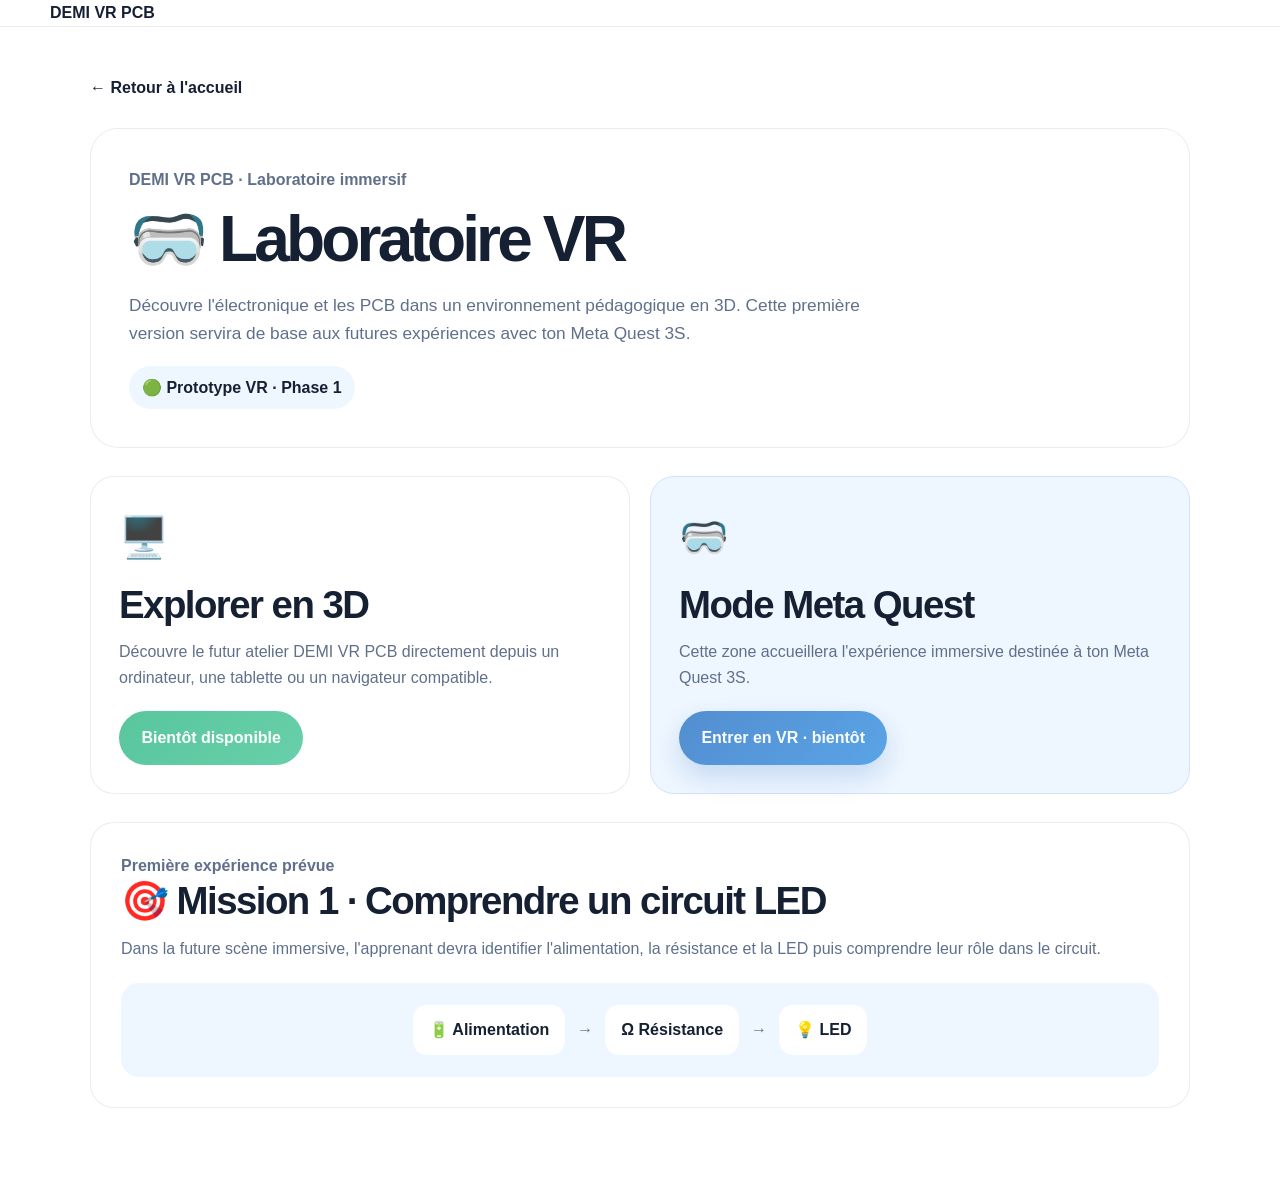
<file: vr/index.html>
<!DOCTYPE html>
<html lang="fr">
<head>
  <meta charset="UTF-8">
  <meta name="viewport" content="width=device-width, initial-scale=1.0">

  <title>Laboratoire VR | DEMI VR PCB</title>

  <meta
    name="description"
    content="Laboratoire VR pédagogique DEMI VR PCB - Calais & Marck.">

  <link rel="stylesheet" href="../style.css">

  <style>
    .vr-page {
      min-height: 100vh;
      padding: 48px 0 80px;
    }

    .vr-container {
      width: min(1100px, calc(100% - 32px));
      margin: 0 auto;
    }

    .vr-back {
      display: inline-block;
      margin-bottom: 28px;
      font-weight: 700;
    }

    .vr-hero {
      padding: 38px;
      border: 1px solid var(--line);
      border-radius: 28px;
      background: var(--white);
    }

    .vr-label {
      font-weight: 800;
      color: var(--muted);
    }

    .vr-hero h1 {
      margin: 10px 0 16px;
    }

    .vr-intro {
      max-width: 760px;
      font-size: 1.08rem;
    }

    .vr-status {
      display: inline-flex;
      align-items: center;
      gap: 8px;
      margin-top: 18px;
      padding: 9px 13px;
      border-radius: 999px;
      background: #eef6ff;
      font-weight: 700;
    }
      .vr-choices {
      display: grid;
      grid-template-columns: repeat(2, minmax(0, 1fr));
      gap: 20px;
      margin-top: 28px;
    }

    .vr-choice {
      padding: 28px;
      border: 1px solid var(--line);
      border-radius: 24px;
      background: var(--white);
    }

    .vr-choice-primary {
      background: #eef6ff;
      border-color: #cfe3ff;
    }

    .vr-icon {
      display: block;
      margin-bottom: 14px;
      font-size: 2.5rem;
    }

    .vr-choice h2 {
      margin: 0 0 12px;
    }

    .vr-choice p {
      margin-bottom: 20px;
      color: var(--muted);
    }

    .vr-choice button:disabled {
      cursor: not-allowed;
      opacity: 0.65;
    }

    .vr-mission {
      margin-top: 28px;
      padding: 30px;
      border: 1px solid var(--line);
      border-radius: 24px;
      background: var(--white);
    }

    .vr-circuit {
      display: flex;
      align-items: center;
      justify-content: center;
      flex-wrap: wrap;
      gap: 12px;
      margin-top: 22px;
      padding: 22px;
      border-radius: 18px;
      background: #eef6ff;
    }

    .vr-circuit span {
      padding: 12px 16px;
      border-radius: 14px;
      background: var(--white);
      font-weight: 800;
    }

    .vr-circuit strong {
      color: var(--muted);
    }

    @media (max-width: 700px) {
      .vr-choices {
        grid-template-columns: 1fr;
      }

      .vr-hero,
      .vr-choice,
      .vr-mission {
        padding: 22px;
      }
    }</style>
</head>

<body>

<header class="site-header">
  <div class="container">
    <a href="../index.html">
      <strong>DEMI VR PCB</strong>
    </a>
  </div>
</header>

<main class="vr-page">
  <div class="vr-container">

    <a class="vr-back" href="../index.html">
      ← Retour à l'accueil
    </a>

    <section class="vr-hero">

      <p class="vr-label">
        DEMI VR PCB · Laboratoire immersif
      </p>

      <h1>🥽 Laboratoire VR</h1>

      <p class="vr-intro">
        Découvre l'électronique et les PCB dans un environnement
        pédagogique en 3D. Cette première version servira de base
        aux futures expériences avec ton Meta Quest 3S.
      </p>

      <div class="vr-status">
        🟢 Prototype VR · Phase 1
      </div>

    </section>
    <section class="vr-choices">

      <div class="vr-choice">
        <span class="vr-icon">🖥️</span>

        <h2>Explorer en 3D</h2>

        <p>
          Découvre le futur atelier DEMI VR PCB directement
          depuis un ordinateur, une tablette ou un navigateur compatible.
        </p>

        <button class="btn btn-secondary" type="button" disabled>
          Bientôt disponible
        </button>
      </div>

      <div class="vr-choice vr-choice-primary">
        <span class="vr-icon">🥽</span>

        <h2>Mode Meta Quest</h2>

        <p>
          Cette zone accueillera l'expérience immersive destinée
          à ton Meta Quest 3S.
        </p>

        <button class="btn btn-primary" type="button" disabled>
          Entrer en VR · bientôt
        </button>
      </div>

    </section>

    <section class="vr-mission">
      <p class="vr-label">
        Première expérience prévue
      </p>

      <h2>🎯 Mission 1 · Comprendre un circuit LED</h2>

      <p>
        Dans la future scène immersive, l'apprenant devra identifier
        l'alimentation, la résistance et la LED puis comprendre
        leur rôle dans le circuit.
      </p>

      <div class="vr-circuit">
        <span>🔋 Alimentation</span>
        <strong>→</strong>
        <span>Ω Résistance</span>
        <strong>→</strong>
        <span>💡 LED</span>
      </div>
    </section>

  </div>
</main>

</body>
</html>
</file>
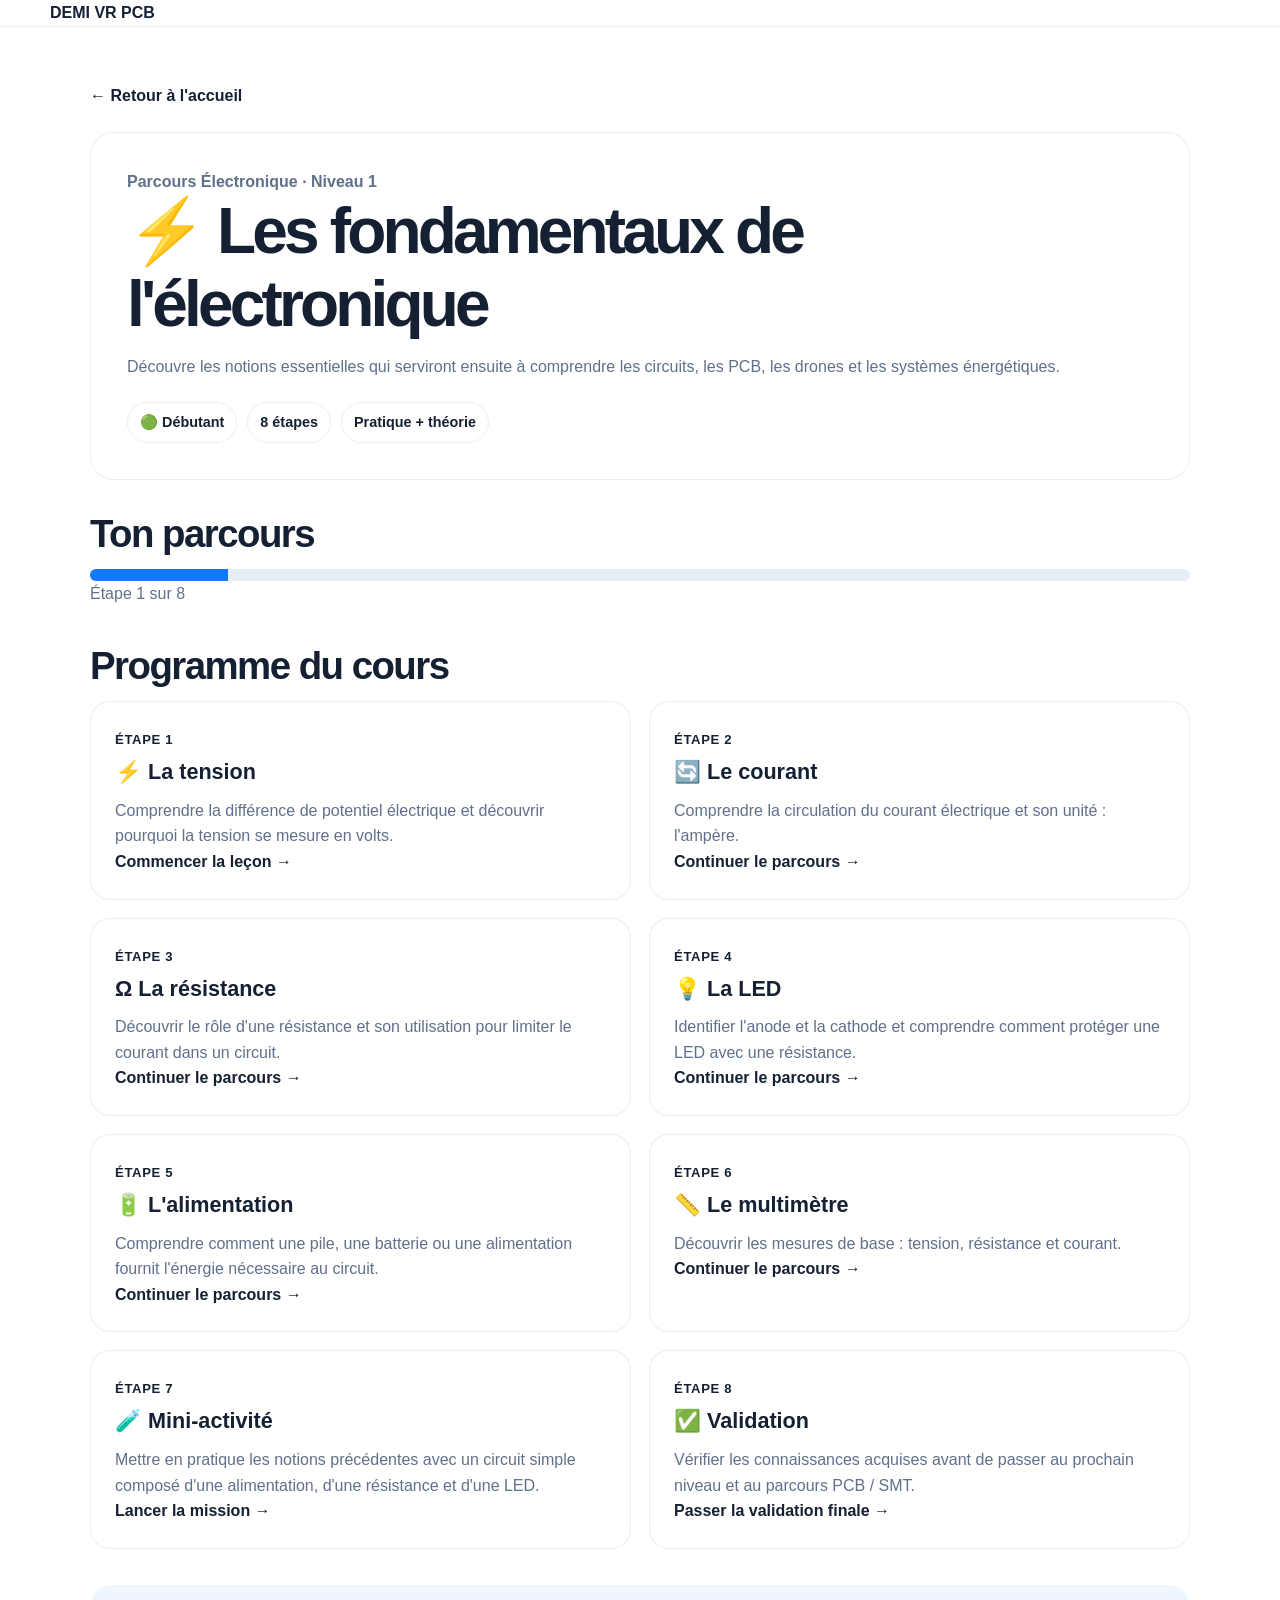
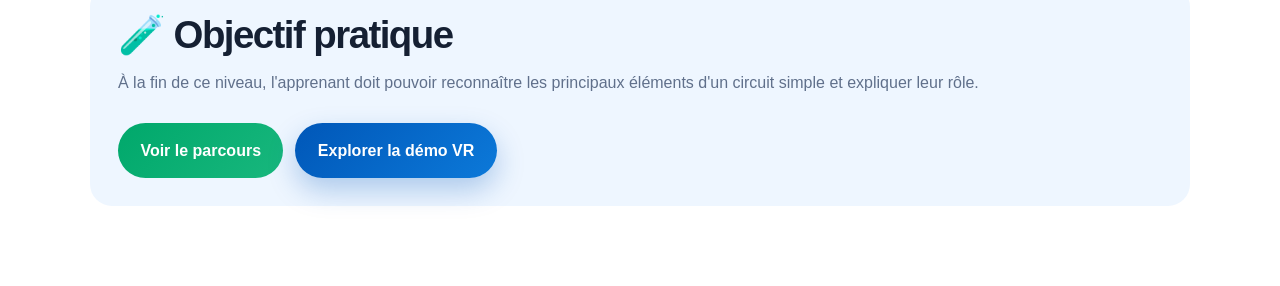
<file: cours/electronique/index.html>
<!DOCTYPE html>
<html lang="fr">
<head>
  <meta charset="UTF-8">
  <meta name="viewport" content="width=device-width, initial-scale=1.0">

  <title>Électronique - Niveau 1 | DEMI VR PCB</title>
  <meta name="description"
        content="Cours d'initiation à l'électronique de la plateforme pédagogique DEMI VR PCB - Calais & Marck.">

  <link rel="stylesheet" href="../../style.css">

  <style>
    .course-page {
      padding: 56px 0 80px;
    }

    .course-container {
      width: min(1100px, calc(100% - 32px));
      margin: 0 auto;
    }

    .course-back {
      display: inline-flex;
      margin-bottom: 24px;
      font-weight: 700;
    }

    .course-hero {
      padding: 36px;
      border: 1px solid var(--line);
      border-radius: 24px;
      background: var(--white);
      margin-bottom: 32px;
    }

    .course-hero h1 {
      margin-bottom: 12px;
    }

    .course-meta {
      display: flex;
      flex-wrap: wrap;
      gap: 10px;
      margin-top: 22px;
    }

    .course-badge {
      padding: 8px 12px;
      border-radius: 999px;
      border: 1px solid var(--line);
      font-size: 0.9rem;
      font-weight: 700;
    }

    .course-progress {
      margin: 28px 0 38px;
    }

    .progress-track {
      height: 12px;
      overflow: hidden;
      border-radius: 999px;
      background: #e8eef5;
    }

    .progress-value {
      width: 12.5%;
      height: 100%;
      background: #1479ff;
    }

    .lesson-grid {
      display: grid;
      grid-template-columns: repeat(2, minmax(0, 1fr));
      gap: 18px;
    }

    .lesson-card {
      padding: 24px;
      border: 1px solid var(--line);
      border-radius: 20px;
      background: var(--white);
    }

.lesson-card-link {
  display: block;
  color: inherit;
  text-decoration: none;
  transition: transform 0.2s ease, box-shadow 0.2s ease;
}

.lesson-card-link:hover,
.lesson-card-link:focus {
  transform: translateY(-3px);
  box-shadow: 0 12px 28px rgba(15, 31, 54, 0.10);
}

.lesson-card-link:focus {
  outline: 3px solid #1479ff;
  outline-offset: 3px;
}

    .lesson-number {
      display: inline-block;
      margin-bottom: 10px;
      font-size: 0.82rem;
      font-weight: 800;
      text-transform: uppercase;
      letter-spacing: 0.05em;
    }

    .experiment {
      margin-top: 36px;
      padding: 28px;
      border-radius: 22px;
      background: #eef6ff;
    }

    .course-actions {
      display: flex;
      flex-wrap: wrap;
      gap: 12px;
      margin-top: 28px;
    }

    @media (max-width: 700px) {
      .lesson-grid {
        grid-template-columns: 1fr;
      }

      .course-hero {
        padding: 24px;
      }
    }
  </style>
</head>

<body>

  <header class="site-header">
    <div class="container">
      <a href="../../index.html" aria-label="Retour à l'accueil DEMI VR PCB">
        <strong>DEMI VR PCB</strong>
      </a>
    </div>
  </header>

  <main class="course-page">
    <div class="course-container">

      <a class="course-back" href="../../index.html">
        ← Retour à l'accueil
      </a>

      <section class="course-hero">

        <p><strong>Parcours Électronique · Niveau 1</strong></p>

        <h1>⚡ Les fondamentaux de l'électronique</h1>

        <p>
          Découvre les notions essentielles qui serviront ensuite à comprendre
          les circuits, les PCB, les drones et les systèmes énergétiques.
        </p>

        <div class="course-meta">
          <span class="course-badge">🟢 Débutant</span>
          <span class="course-badge">8 étapes</span>
          <span class="course-badge">Pratique + théorie</span>
        </div>
      </section>

      <section class="course-progress">
        <h2>Ton parcours</h2>

        <div class="progress-track"
             role="progressbar"
             aria-valuemin="0"
             aria-valuemax="100"
             aria-valuenow="12">
          <div class="progress-value"></div>
        </div>

        <p>Étape 1 sur 8</p>
      </section>

      <section>
        <h2>Programme du cours</h2>

        <div class="lesson-grid">

<a href="lecons/01-tension.html"
   class="lesson-card lesson-card-link">
  <span class="lesson-number">Étape 1</span>
  <h3>⚡ La tension</h3>
  <p>
    Comprendre la différence de potentiel électrique et découvrir
    pourquoi la tension se mesure en volts.
  </p>
  <strong>Commencer la leçon →</strong>
</a>

          <a href="lecons/02-courant.html"
   class="lesson-card lesson-card-link">
  <span class="lesson-number">Étape 2</span>
  <h3>🔄 Le courant</h3>
  <p>
    Comprendre la circulation du courant électrique et son unité :
    l'ampère.
  </p>
  <strong>Continuer le parcours →</strong>
</a>

         <a href="lecons/03-resistance.html"
   class="lesson-card lesson-card-link">
  <span class="lesson-number">Étape 3</span>
  <h3>Ω La résistance</h3>
  <p>
    Découvrir le rôle d'une résistance et son utilisation pour
    limiter le courant dans un circuit.
  </p>
  <strong>Continuer le parcours →</strong>
</a>

         <a href="lecons/04-led.html"
   class="lesson-card lesson-card-link">
  <span class="lesson-number">Étape 4</span>
  <h3>💡 La LED</h3>
  <p>
    Identifier l'anode et la cathode et comprendre comment protéger
    une LED avec une résistance.
  </p>
  <strong>Continuer le parcours →</strong>
</a>

         <a href="lecons/05-alimentation.html"
   class="lesson-card lesson-card-link">
  <span class="lesson-number">Étape 5</span>
  <h3>🔋 L'alimentation</h3>
  <p>
    Comprendre comment une pile, une batterie ou une alimentation
    fournit l'énergie nécessaire au circuit.
  </p>
  <strong>Continuer le parcours →</strong>
</a>

         <a href="lecons/06-multimetre.html"
   class="lesson-card lesson-card-link">
  <span class="lesson-number">Étape 6</span>
  <h3>📏 Le multimètre</h3>
  <p>
    Découvrir les mesures de base : tension, résistance et
    courant.
  </p>
  <strong>Continuer le parcours →</strong>
</a>

          <a href="lecons/07-activite.html"
   class="lesson-card lesson-card-link">
  <span class="lesson-number">Étape 7</span>
  <h3>🧪 Mini-activité</h3>
  <p>
    Mettre en pratique les notions précédentes avec un circuit
    simple composé d'une alimentation, d'une résistance et
    d'une LED.
  </p>
  <strong>Lancer la mission →</strong>
</a>

          <a href="lecons/08-validation.html"
   class="lesson-card lesson-card-link">
  <span class="lesson-number">Étape 8</span>
  <h3>✅ Validation</h3>
  <p>
    Vérifier les connaissances acquises avant de passer au prochain
    niveau et au parcours PCB / SMT.
  </p>
  <strong>Passer la validation finale →</strong>
</a>

        </div>
      </section>

      <section class="experiment">
        <h2>🧪 Objectif pratique</h2>

        <p>
          À la fin de ce niveau, l'apprenant doit pouvoir reconnaître les
          principaux éléments d'un circuit simple et expliquer leur rôle.
        </p>

        <div class="course-actions">
          <a href="../../index.html#parcours" class="btn btn-secondary">
            Voir le parcours
          </a>

          <a href="../../index.html#demo" class="btn btn-primary">
            Explorer la démo VR
          </a>
        </div>
      </section>

    </div>
  </main>

</body>
</html>
</file>
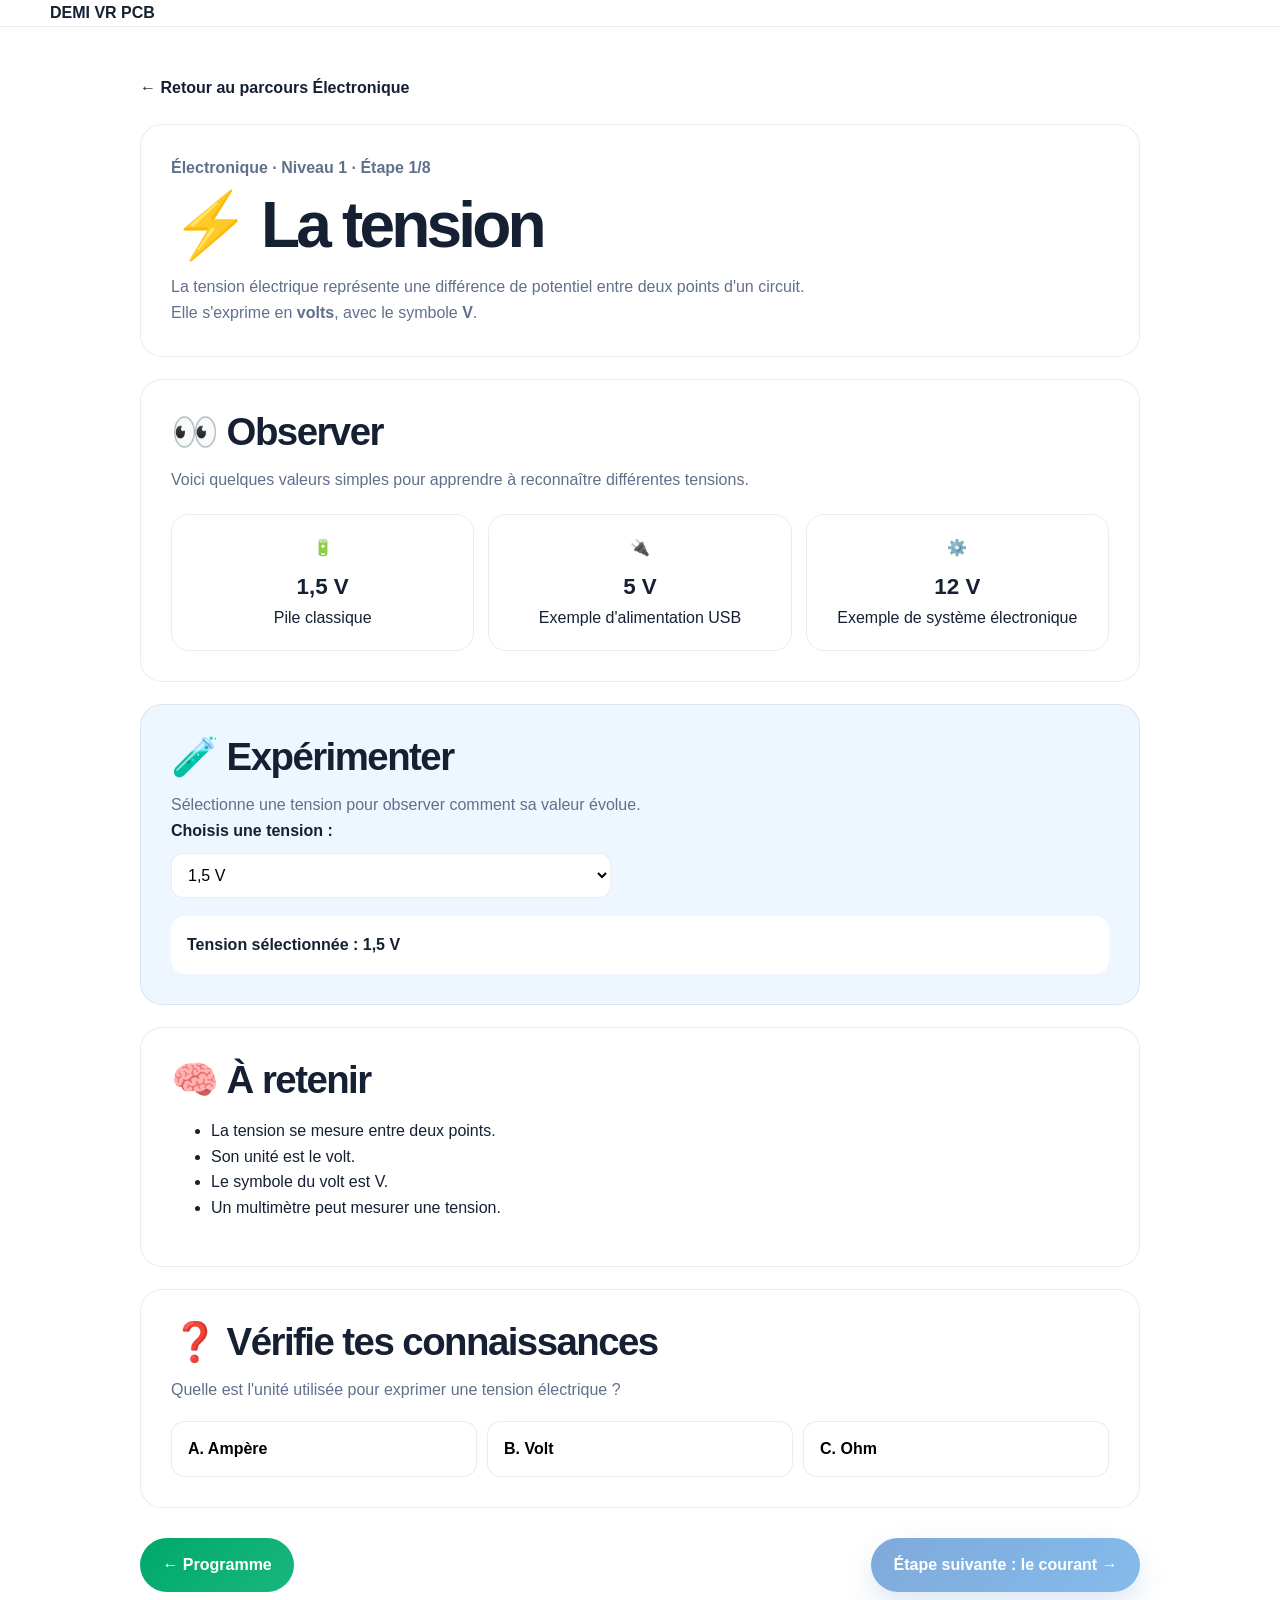
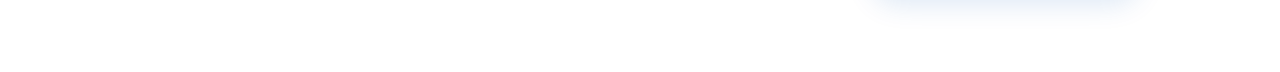
<file: cours/electronique/lecons/01-tension.html>
<!DOCTYPE html>
<html lang="fr">
<head>
  <meta charset="UTF-8">
  <meta name="viewport" content="width=device-width, initial-scale=1.0">

  <title>Étape 1 - La tension | DEMI VR PCB</title>

  <link rel="stylesheet" href="../../../style.css">

  <style>
    .lesson-page {
      padding: 48px 0 80px;
    }

    .lesson-container {
      width: min(1000px, calc(100% - 32px));
      margin: 0 auto;
    }

    .lesson-back {
      display: inline-block;
      margin-bottom: 24px;
      font-weight: 700;
    }

    .lesson-hero,
    .lesson-block,
    .activity {
      padding: 30px;
      margin-bottom: 22px;
      border: 1px solid var(--line);
      border-radius: 22px;
      background: var(--white);
    }

    .lesson-label {
      font-weight: 800;
      color: var(--muted);
    }

    .lesson-hero h1 {
      margin: 8px 0 12px;
    }

    .voltage-examples {
      display: grid;
      grid-template-columns: repeat(3, 1fr);
      gap: 14px;
      margin-top: 22px;
    }

    .voltage-card {
      padding: 20px;
      text-align: center;
      border: 1px solid var(--line);
      border-radius: 18px;
    }

    .voltage-card strong {
      display: block;
      margin-top: 8px;
      font-size: 1.4rem;
    }

    .activity {
      background: #eef6ff;
    }

    .activity label {
      display: block;
      margin-bottom: 10px;
      font-weight: 800;
    }

    .activity select {
      width: 100%;
      max-width: 440px;
      padding: 12px;
      border: 1px solid var(--line);
      border-radius: 12px;
      background: white;
      font: inherit;
    }

    .activity-result {
      margin-top: 18px;
      padding: 16px;
      border-radius: 14px;
      background: white;
      font-weight: 700;
    }

    .quiz-options {
      display: grid;
      gap: 10px;
      margin-top: 18px;
    }

    .quiz-button {
      padding: 14px 16px;
      text-align: left;
      cursor: pointer;
      border: 1px solid var(--line);
      border-radius: 14px;
      background: var(--white);
      font: inherit;
      font-weight: 700;
    }

    .quiz-button:hover,
    .quiz-button:focus {
      border-color: #1479ff;
    }

    .feedback {
      display: none;
      margin-top: 18px;
      padding: 16px;
      border-radius: 14px;
      font-weight: 700;
    }

    .feedback.good {
      display: block;
      color: #126b42;
      background: #e8f8ef;
    }

    .feedback.bad {
      display: block;
      color: #8b2c2c;
      background: #fff0f0;
    }

    .lesson-navigation {
      display: flex;
      flex-wrap: wrap;
      justify-content: space-between;
      gap: 12px;
      margin-top: 30px;
    }

    .next-link {
      opacity: 0.5;
      pointer-events: none;
    }

    .next-link.unlocked {
      opacity: 1;
      pointer-events: auto;
    }

    @media (max-width: 700px) {
      .voltage-examples {
        grid-template-columns: 1fr;
      }

      .lesson-hero,
      .lesson-block,
      .activity {
        padding: 22px;
      }
    }
  </style>
</head>

<body>

<header class="site-header">
  <div class="container">
    <a href="../../../index.html">
      <strong>DEMI VR PCB</strong>
    </a>
  </div>
</header>

<main class="lesson-page">
  <div class="lesson-container">

    <a class="lesson-back" href="../index.html">
      ← Retour au parcours Électronique
    </a>

    <section class="lesson-hero">
      <p class="lesson-label">Électronique · Niveau 1 · Étape 1/8</p>

      <h1>⚡ La tension</h1>

      <p>
        La tension électrique représente une différence de potentiel
        entre deux points d'un circuit.
      </p>

      <p>
        Elle s'exprime en <strong>volts</strong>, avec le symbole
        <strong>V</strong>.
      </p>
    </section>

    <section class="lesson-block">
      <h2>👀 Observer</h2>

      <p>
        Voici quelques valeurs simples pour apprendre à reconnaître
        différentes tensions.
      </p>

      <div class="voltage-examples">

        <div class="voltage-card">
          🔋
          <strong>1,5 V</strong>
          <span>Pile classique</span>
        </div>

        <div class="voltage-card">
          🔌
          <strong>5 V</strong>
          <span>Exemple d'alimentation USB</span>
        </div>

        <div class="voltage-card">
          ⚙️
          <strong>12 V</strong>
          <span>Exemple de système électronique</span>
        </div>
      </div>
    </section>

    <section class="activity">
      <h2>🧪 Expérimenter</h2>

      <p>
        Sélectionne une tension pour observer comment sa valeur évolue.
      </p>

      <label for="voltageSelect">Choisis une tension :</label>

      <select id="voltageSelect">
        <option value="1.5">1,5 V</option>
        <option value="3.3">3,3 V</option>
        <option value="5">5 V</option>
        <option value="9">9 V</option>
        <option value="12">12 V</option>
      </select>

      <div id="voltageResult"
           class="activity-result"
           aria-live="polite">
        Tension sélectionnée : 1,5 V
      </div>
    </section>

    <section class="lesson-block">
      <h2>🧠 À retenir</h2>

      <ul>
        <li>La tension se mesure entre deux points.</li>
        <li>Son unité est le volt.</li>
        <li>Le symbole du volt est V.</li>
        <li>Un multimètre peut mesurer une tension.</li>
      </ul>
    </section>

    <section class="lesson-block">
      <h2>❓ Vérifie tes connaissances</h2>

      <p>
        Quelle est l'unité utilisée pour exprimer une tension électrique ?
      </p>

      <div class="quiz-options">

        <button class="quiz-button"
                type="button"
                data-answer="wrong">
          A. Ampère
        </button>

        <button class="quiz-button"
                type="button"
                data-answer="correct">
          B. Volt
        </button>

        <button class="quiz-button"
                type="button"
                data-answer="wrong">
          C. Ohm
        </button>

      </div>

      <div id="quizFeedback"
           class="feedback"
           aria-live="polite">
      </div>
    </section>

    <nav class="lesson-navigation">

      <a class="btn btn-secondary" href="../index.html">
        ← Programme
      </a>

      <a id="nextLesson"
         class="btn btn-primary next-link"
         href="02-courant.html">
        Étape suivante : le courant →
      </a>

    </nav>

  </div>
</main>

<script>
  const voltageSelect = document.getElementById("voltageSelect");
  const voltageResult = document.getElementById("voltageResult");

  voltageSelect.addEventListener("change", function () {
    const value =
      voltageSelect.options[voltageSelect.selectedIndex].text;

    voltageResult.textContent =
      "Tension sélectionnée : " + value;
  });

  const quizButtons =
    document.querySelectorAll(".quiz-button");

  const feedback =
    document.getElementById("quizFeedback");

  const nextLesson =
    document.getElementById("nextLesson");

  quizButtons.forEach(function (button) {

    button.addEventListener("click", function () {

      if (button.dataset.answer === "correct") {

        feedback.className = "feedback good";
        feedback.textContent =
          "✅ Bonne réponse ! La tension électrique s'exprime en volts (V).";

        nextLesson.classList.add("unlocked");

      } else {

        feedback.className = "feedback bad";
        feedback.textContent =
          "Pas encore. Relis la section « À retenir » puis essaie de nouveau.";
      }

    });

  });
</script>

</body>
</html>
</file>
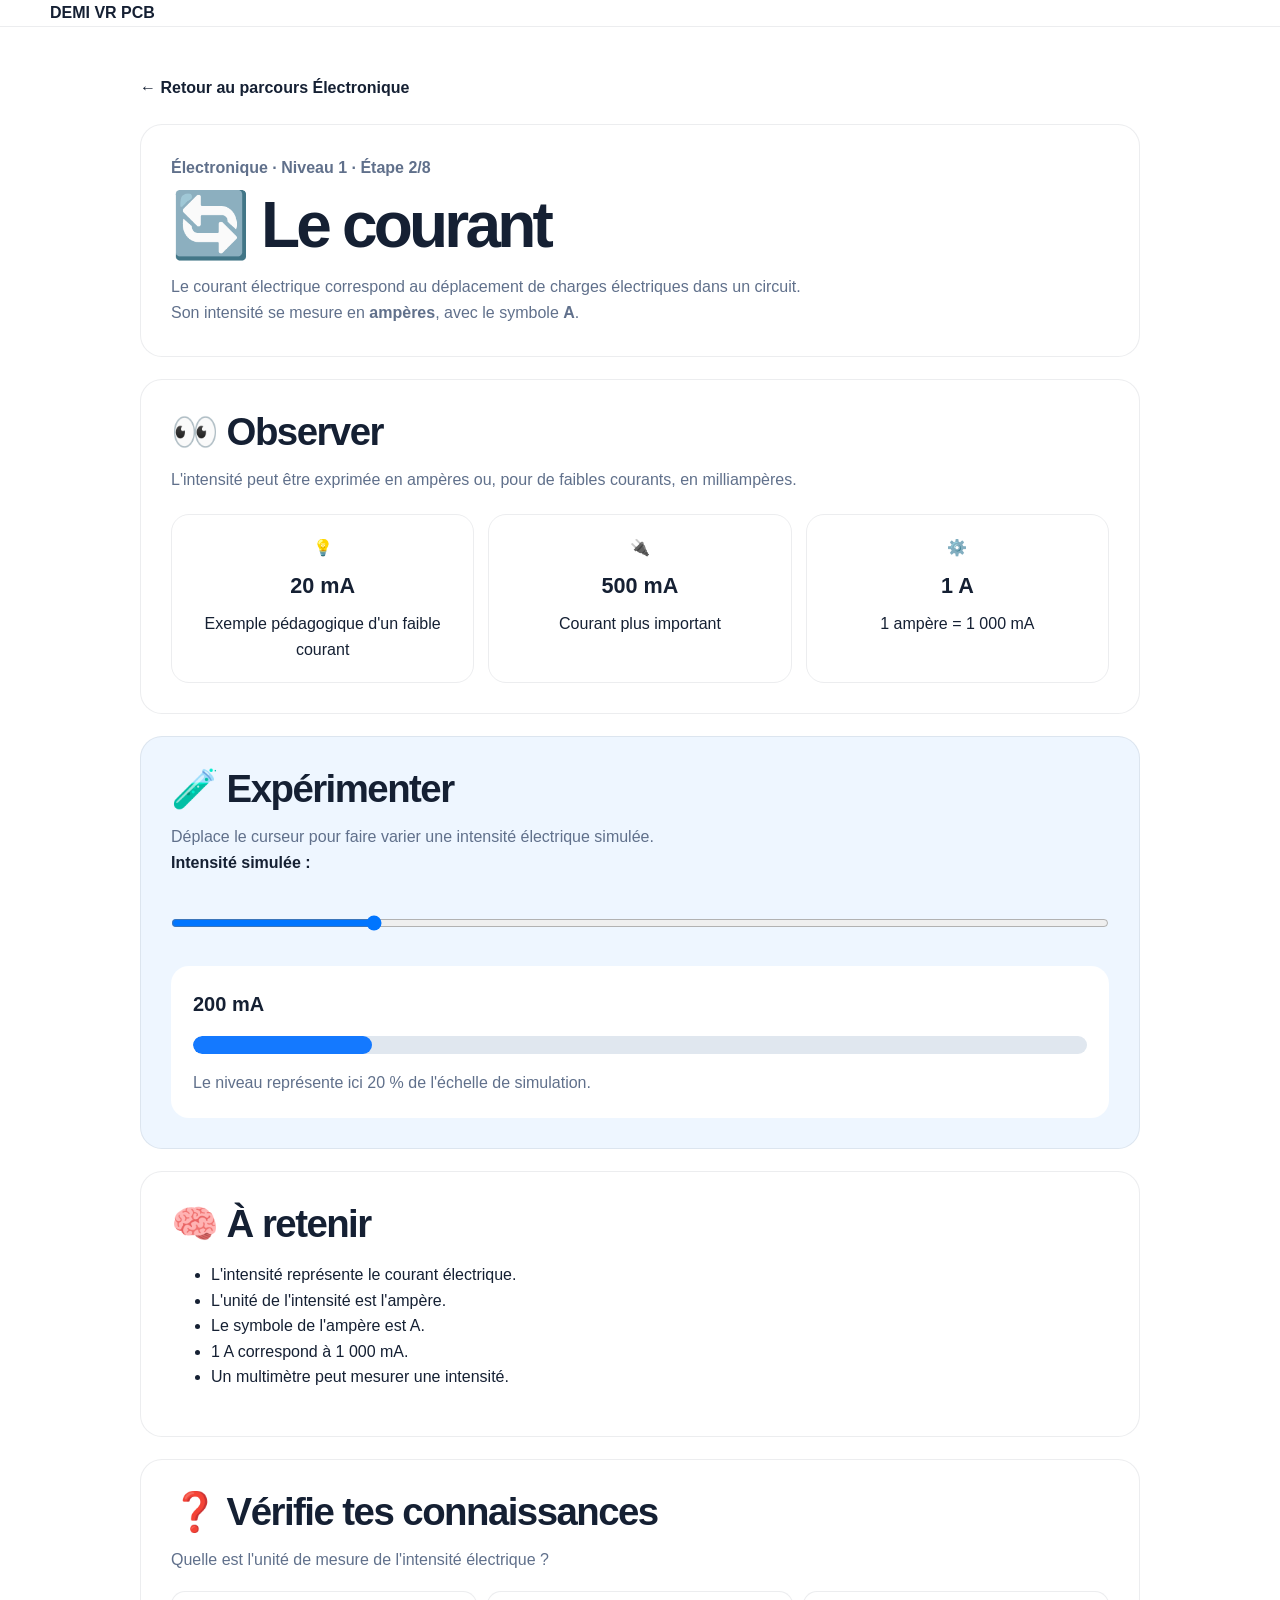
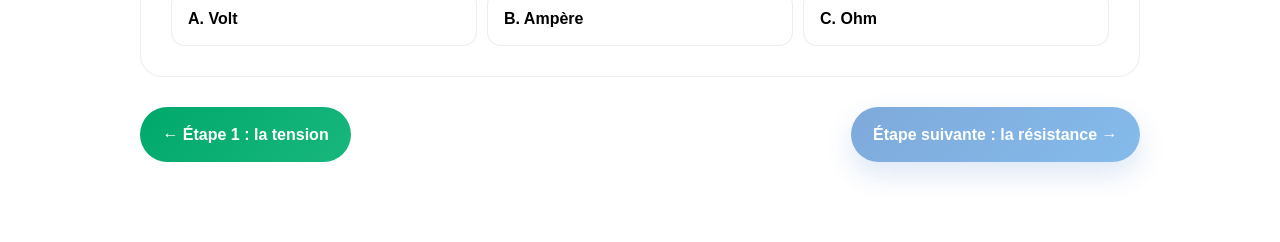
<file: cours/electronique/lecons/02-courant.html>
<!DOCTYPE html>
<html lang="fr">
<head>
  <meta charset="UTF-8">
  <meta name="viewport" content="width=device-width, initial-scale=1.0">

  <title>Étape 2 - Le courant | DEMI VR PCB</title>

  <link rel="stylesheet" href="../../../style.css">

  <style>
    .lesson-page {
      padding: 48px 0 80px;
    }

    .lesson-container {
      width: min(1000px, calc(100% - 32px));
      margin: 0 auto;
    }

    .lesson-back {
      display: inline-block;
      margin-bottom: 24px;
      font-weight: 700;
    }

    .lesson-hero,
    .lesson-block,
    .activity {
      padding: 30px;
      margin-bottom: 22px;
      border: 1px solid var(--line);
      border-radius: 22px;
      background: var(--white);
    }

    .lesson-label {
      font-weight: 800;
      color: var(--muted);
    }

    .lesson-hero h1 {
      margin: 8px 0 12px;
    }

    .current-examples {
      display: grid;
      grid-template-columns: repeat(3, 1fr);
      gap: 14px;
      margin-top: 22px;
    }

    .current-card {
      padding: 20px;
      text-align: center;
      border: 1px solid var(--line);
      border-radius: 18px;
    }

    .current-card strong {
      display: block;
      margin: 8px 0;
      font-size: 1.35rem;
    }

    .activity {
      background: #eef6ff;
    }

    .activity label {
      display: block;
      margin-bottom: 12px;
      font-weight: 800;
    }

    #currentSlider {
      width: 100%;
      margin: 12px 0 20px;
    }

    .current-meter {
      padding: 22px;
      border-radius: 18px;
      background: white;
    }

    .meter-track {
      height: 18px;
      overflow: hidden;
      border-radius: 999px;
      background: #e0e7ef;
      margin: 16px 0;
    }

    .meter-value {
      width: 20%;
      height: 100%;
      border-radius: inherit;
      background: #1479ff;
      transition: width 0.25s ease;
    }

    .current-value {
      font-size: 1.25rem;
      font-weight: 800;
    }

    .observation {
      margin-top: 12px;
      color: var(--muted);
    }

    .quiz-options {
      display: grid;
      gap: 10px;
      margin-top: 18px;
    }

    .quiz-button {
      padding: 14px 16px;
      text-align: left;
      cursor: pointer;
      border: 1px solid var(--line);
      border-radius: 14px;
      background: var(--white);
      font: inherit;
      font-weight: 700;
    }

    .quiz-button:hover,
    .quiz-button:focus {
      border-color: #1479ff;
    }

    .feedback {
      display: none;
      margin-top: 18px;
      padding: 16px;
      border-radius: 14px;
      font-weight: 700;
    }

    .feedback.good {
      display: block;
      color: #126b42;
      background: #e8f8ef;
    }

    .feedback.bad {
      display: block;
      color: #8b2c2c;
      background: #fff0f0;
    }

    .lesson-navigation {
      display: flex;
      flex-wrap: wrap;
      justify-content: space-between;
      gap: 12px;
      margin-top: 30px;
    }

    .next-link {
      opacity: 0.5;
      pointer-events: none;
    }

    .next-link.unlocked {
      opacity: 1;
      pointer-events: auto;
    }

    @media (max-width: 700px) {
      .current-examples {
        grid-template-columns: 1fr;
      }

      .lesson-hero,
      .lesson-block,
      .activity {
        padding: 22px;
      }
    }
  </style>
</head>

<body>

<header class="site-header">
  <div class="container">
    <a href="../../../index.html">
      <strong>DEMI VR PCB</strong>
    </a>
  </div>
</header>

<main class="lesson-page">
  <div class="lesson-container">

    <a class="lesson-back" href="../index.html">
      ← Retour au parcours Électronique
    </a>

    <section class="lesson-hero">

      <p class="lesson-label">
        Électronique · Niveau 1 · Étape 2/8
      </p>

      <h1>🔄 Le courant</h1>

      <p>
        Le courant électrique correspond au déplacement de charges
        électriques dans un circuit.
      </p>

      <p>
        Son intensité se mesure en <strong>ampères</strong>,
        avec le symbole <strong>A</strong>.
      </p>

    </section>

    <section class="lesson-block">

      <h2>👀 Observer</h2>

      <p>
        L'intensité peut être exprimée en ampères ou, pour de faibles
        courants, en milliampères.
      </p>

      <div class="current-examples">

        <div class="current-card">
          💡
          <strong>20 mA</strong>
          <span>Exemple pédagogique d'un faible courant</span>
        </div>

        <div class="current-card">
          🔌
          <strong>500 mA</strong>
          <span>Courant plus important</span>
        </div>

        <div class="current-card">
          ⚙️
          <strong>1 A</strong>
          <span>1 ampère = 1 000 mA</span>
        </div>

      </div>

    </section>

    <section class="activity">

      <h2>🧪 Expérimenter</h2>

      <p>
        Déplace le curseur pour faire varier une intensité électrique
        simulée.
      </p>

      <label for="currentSlider">
        Intensité simulée :
      </label>

      <input
        id="currentSlider"
        type="range"
        min="0"
        max="1000"
        step="50"
        value="200">

      <div class="current-meter">

        <div
          id="currentValue"
          class="current-value"
          aria-live="polite">
          200 mA
        </div>

        <div class="meter-track">
          <div id="meterValue" class="meter-value"></div>
        </div>

        <p id="currentObservation" class="observation">
          Le niveau représente ici 20 % de l'échelle de simulation.
        </p>

      </div>

    </section>

    <section class="lesson-block">

      <h2>🧠 À retenir</h2>

      <ul>
        <li>L'intensité représente le courant électrique.</li>
        <li>L'unité de l'intensité est l'ampère.</li>
        <li>Le symbole de l'ampère est A.</li>
        <li>1 A correspond à 1 000 mA.</li>
        <li>Un multimètre peut mesurer une intensité.</li>
      </ul>

    </section>

    <section class="lesson-block">

      <h2>❓ Vérifie tes connaissances</h2>

      <p>
        Quelle est l'unité de mesure de l'intensité électrique ?
      </p>

      <div class="quiz-options">

        <button
          class="quiz-button"
          type="button"
          data-answer="wrong">
          A. Volt
        </button>

        <button
          class="quiz-button"
          type="button"
          data-answer="correct">
          B. Ampère
        </button>

        <button
          class="quiz-button"
          type="button"
          data-answer="wrong">
          C. Ohm
        </button>

      </div>

      <div
        id="quizFeedback"
        class="feedback"
        aria-live="polite">
      </div>

    </section>

    <nav class="lesson-navigation">

      <a
        class="btn btn-secondary"
        href="01-tension.html">
        ← Étape 1 : la tension
      </a>

      <a
        id="nextLesson"
        class="btn btn-primary next-link"
        href="03-resistance.html">
        Étape suivante : la résistance →
      </a>

    </nav>

  </div>
</main>

<script>
  const currentSlider = document.getElementById("currentSlider");
  const currentValue = document.getElementById("currentValue");
  const meterValue = document.getElementById("meterValue");
  const currentObservation =
    document.getElementById("currentObservation");

  function updateCurrent() {
    const value = Number(currentSlider.value);
    const percentage = Math.round((value / 1000) * 100);

    if (value === 1000) {
      currentValue.textContent = "1 A (1 000 mA)";
    } else {
      currentValue.textContent = value + " mA";
    }

    meterValue.style.width = percentage + "%";

    currentObservation.textContent =
      "Le niveau représente ici " +
      percentage +
      " % de l'échelle de simulation.";
  }

  currentSlider.addEventListener("input", updateCurrent);

  updateCurrent();

  const quizButtons =
    document.querySelectorAll(".quiz-button");

  const feedback =
    document.getElementById("quizFeedback");

  const nextLesson =
    document.getElementById("nextLesson");

  quizButtons.forEach(function (button) {

    button.addEventListener("click", function () {

      if (button.dataset.answer === "correct") {

        feedback.className = "feedback good";

        feedback.textContent =
          "✅ Bonne réponse ! L'intensité électrique se mesure en ampères (A).";

        nextLesson.classList.add("unlocked");

      } else {

        feedback.className = "feedback bad";

        feedback.textContent =
          "Pas encore. Relis la section « À retenir » puis essaie de nouveau.";
      }

    });

  });
</script>

</body>
</html>
</file>
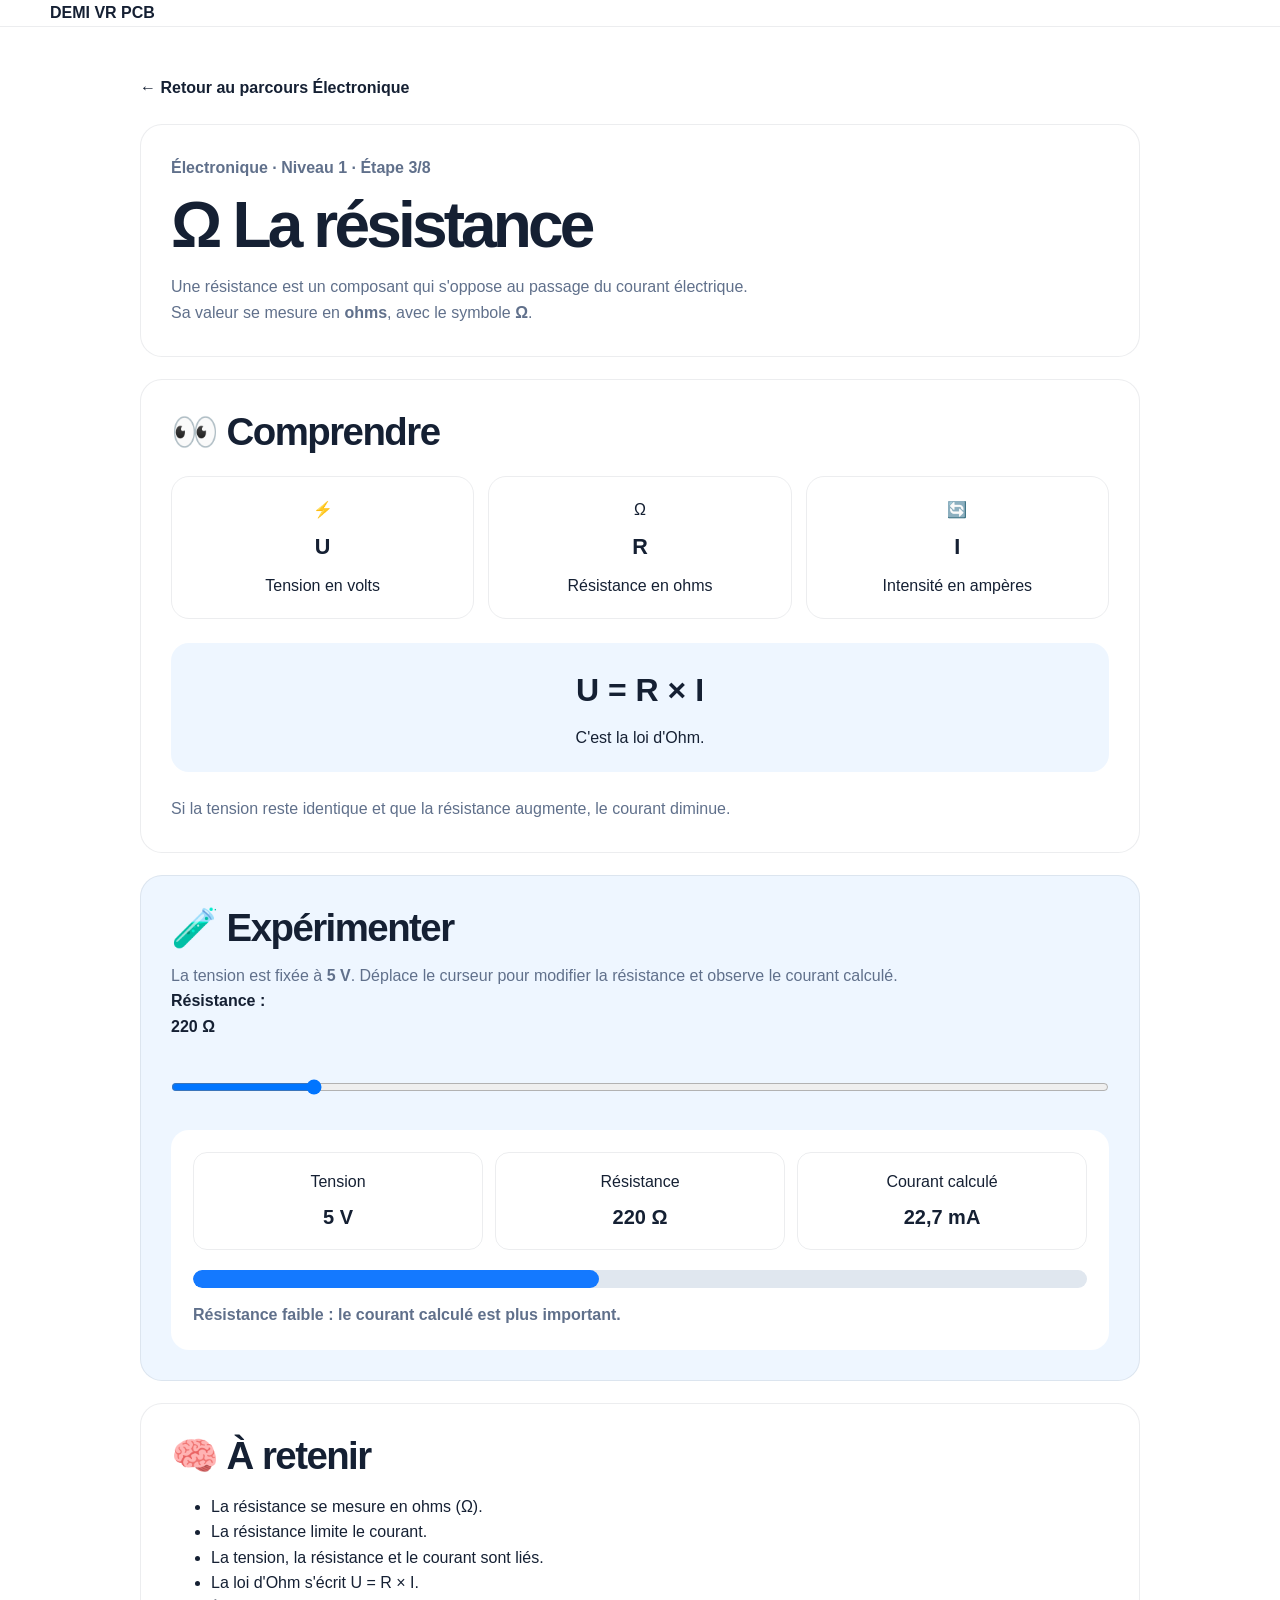
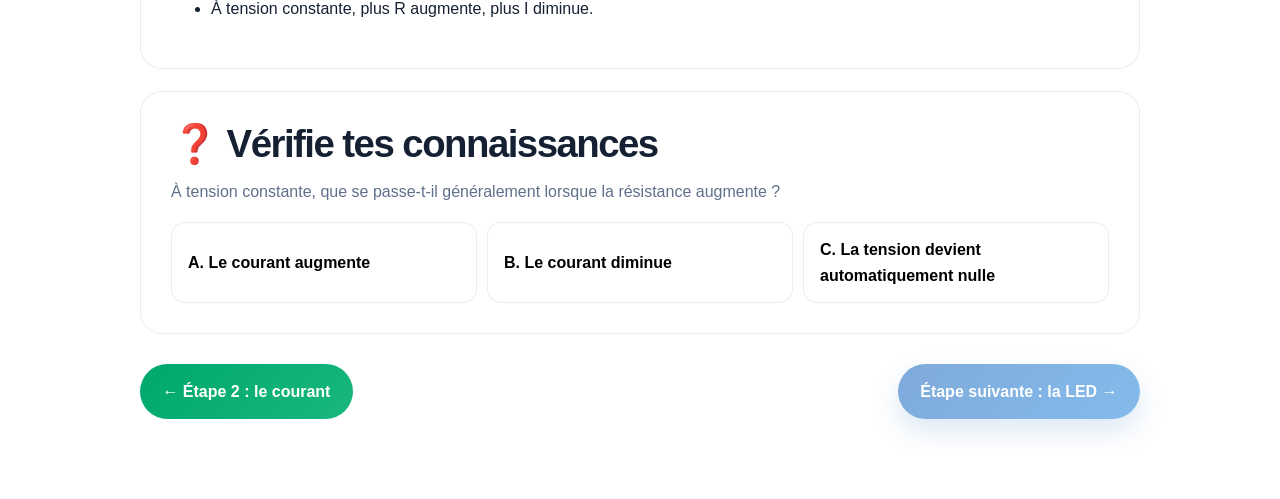
<file: cours/electronique/lecons/03-resistance.html>
<!DOCTYPE html>
<html lang="fr">
<head>
  <meta charset="UTF-8">
  <meta name="viewport" content="width=device-width, initial-scale=1.0">

  <title>Étape 3 - La résistance | DEMI VR PCB</title>

  <link rel="stylesheet" href="../../../style.css">

  <style>
    .lesson-page {
      padding: 48px 0 80px;
    }

    .lesson-container {
      width: min(1000px, calc(100% - 32px));
      margin: 0 auto;
    }

    .lesson-back {
      display: inline-block;
      margin-bottom: 24px;
      font-weight: 700;
    }

    .lesson-hero,
    .lesson-block,
    .activity {
      padding: 30px;
      margin-bottom: 22px;
      border: 1px solid var(--line);
      border-radius: 22px;
      background: var(--white);
    }

    .lesson-label {
      font-weight: 800;
      color: var(--muted);
    }

    .lesson-hero h1 {
      margin: 8px 0 12px;
    }

    .concept-grid {
      display: grid;
      grid-template-columns: repeat(3, 1fr);
      gap: 14px;
      margin-top: 22px;
    }

    .concept-card {
      padding: 20px;
      text-align: center;
      border: 1px solid var(--line);
      border-radius: 18px;
    }

    .concept-card strong {
      display: block;
      margin: 8px 0;
      font-size: 1.35rem;
    }

    .formula {
      margin: 24px 0;
      padding: 22px;
      text-align: center;
      border-radius: 18px;
      background: #eef6ff;
    }

    .formula strong {
      display: block;
      font-size: 2rem;
      margin-bottom: 8px;
    }

    .activity {
      background: #eef6ff;
    }

    .activity label {
      display: block;
      margin-bottom: 10px;
      font-weight: 800;
    }

    #resistanceSlider {
      width: 100%;
      margin: 14px 0 20px;
    }

    .simulation-result {
      padding: 22px;
      border-radius: 18px;
      background: white;
    }

    .result-grid {
      display: grid;
      grid-template-columns: repeat(3, 1fr);
      gap: 12px;
    }

    .result-item {
      padding: 16px;
      text-align: center;
      border: 1px solid var(--line);
      border-radius: 14px;
    }

    .result-item strong {
      display: block;
      margin-top: 6px;
      font-size: 1.25rem;
    }

    .current-track {
      height: 18px;
      margin-top: 20px;
      overflow: hidden;
      border-radius: 999px;
      background: #e0e7ef;
    }

    .current-level {
      height: 100%;
      border-radius: inherit;
      background: #1479ff;
      transition: width 0.25s ease;
    }

    .observation {
      margin-top: 14px;
      font-weight: 700;
    }

    .quiz-options {
      display: grid;
      gap: 10px;
      margin-top: 18px;
    }

    .quiz-button {
      padding: 14px 16px;
      text-align: left;
      cursor: pointer;
      border: 1px solid var(--line);
      border-radius: 14px;
      background: var(--white);
      font: inherit;
      font-weight: 700;
    }

    .quiz-button:hover,
    .quiz-button:focus {
      border-color: #1479ff;
    }

    .feedback {
      display: none;
      margin-top: 18px;
      padding: 16px;
      border-radius: 14px;
      font-weight: 700;
    }

    .feedback.good {
      display: block;
      color: #126b42;
      background: #e8f8ef;
    }

    .feedback.bad {
      display: block;
      color: #8b2c2c;
      background: #fff0f0;
    }

    .lesson-navigation {
      display: flex;
      flex-wrap: wrap;
      justify-content: space-between;
      gap: 12px;
      margin-top: 30px;
    }

    .next-link {
      opacity: 0.5;
      pointer-events: none;
    }

    .next-link.unlocked {
      opacity: 1;
      pointer-events: auto;
    }

    @media (max-width: 700px) {
      .concept-grid,
      .result-grid {
        grid-template-columns: 1fr;
      }

      .lesson-hero,
      .lesson-block,
      .activity {
        padding: 22px;
      }
    }
  </style>
</head>

<body>

<header class="site-header">
  <div class="container">
    <a href="../../../index.html">
      <strong>DEMI VR PCB</strong>
    </a>
  </div>
</header>

<main class="lesson-page">
  <div class="lesson-container">

    <a class="lesson-back" href="../index.html">
      ← Retour au parcours Électronique
    </a>

    <section class="lesson-hero">
      <p class="lesson-label">
        Électronique · Niveau 1 · Étape 3/8
      </p>

      <h1>Ω La résistance</h1>

      <p>
        Une résistance est un composant qui s'oppose au passage du
        courant électrique.
      </p>

      <p>
        Sa valeur se mesure en <strong>ohms</strong>, avec le symbole
        <strong>Ω</strong>.
      </p>
    </section>

    <section class="lesson-block">
      <h2>👀 Comprendre</h2>

      <div class="concept-grid">
        <div class="concept-card">
          ⚡
          <strong>U</strong>
          <span>Tension en volts</span>
        </div>

        <div class="concept-card">
          Ω
          <strong>R</strong>
          <span>Résistance en ohms</span>
        </div>

        <div class="concept-card">
          🔄
          <strong>I</strong>
          <span>Intensité en ampères</span>
        </div>
      </div>

      <div class="formula">
        <strong>U = R × I</strong>
        <span>C'est la loi d'Ohm.</span>
      </div>

      <p>
        Si la tension reste identique et que la résistance augmente,
        le courant diminue.
      </p>
    </section>

    <section class="activity">
      <h2>🧪 Expérimenter</h2>

      <p>
        La tension est fixée à <strong>5 V</strong>. Déplace le curseur
        pour modifier la résistance et observe le courant calculé.
      </p>

      <label for="resistanceSlider">
        Résistance :
        <span id="resistanceLabel">220 Ω</span>
      </label>

      <input
        id="resistanceSlider"
        type="range"
        min="100"
        max="1000"
        step="20"
        value="220">

      <div class="simulation-result">
        <div class="result-grid">

          <div class="result-item">
            Tension
            <strong>5 V</strong>
          </div>

          <div class="result-item">
            Résistance
            <strong id="resistanceValue">220 Ω</strong>
          </div>

          <div class="result-item">
            Courant calculé
            <strong id="currentValue">22,7 mA</strong>
          </div>

        </div>

        <div class="current-track">
          <div
            id="currentLevel"
            class="current-level">
          </div>
        </div>

        <p
          id="observation"
          class="observation"
          aria-live="polite">
        </p>
      </div>
    </section>

    <section class="lesson-block">
      <h2>🧠 À retenir</h2>

      <ul>
        <li>La résistance se mesure en ohms (Ω).</li>
        <li>La résistance limite le courant.</li>
        <li>La tension, la résistance et le courant sont liés.</li>
        <li>La loi d'Ohm s'écrit U = R × I.</li>
        <li>À tension constante, plus R augmente, plus I diminue.</li>
      </ul>
    </section>

    <section class="lesson-block">
      <h2>❓ Vérifie tes connaissances</h2>

      <p>
        À tension constante, que se passe-t-il généralement lorsque
        la résistance augmente ?
      </p>

      <div class="quiz-options">

        <button
          class="quiz-button"
          type="button"
          data-answer="wrong">
          A. Le courant augmente
        </button>

        <button
          class="quiz-button"
          type="button"
          data-answer="correct">
          B. Le courant diminue
        </button>

        <button
          class="quiz-button"
          type="button"
          data-answer="wrong">
          C. La tension devient automatiquement nulle
        </button>

      </div>

      <div
        id="quizFeedback"
        class="feedback"
        aria-live="polite">
      </div>
    </section>

    <nav class="lesson-navigation">

      <a
        class="btn btn-secondary"
        href="02-courant.html">
        ← Étape 2 : le courant
      </a>

      <a
        id="nextLesson"
        class="btn btn-primary next-link"
        href="04-led.html">
        Étape suivante : la LED →
      </a>

    </nav>

  </div>
</main>

<script>
  const voltage = 5;

  const resistanceSlider =
    document.getElementById("resistanceSlider");

  const resistanceLabel =
    document.getElementById("resistanceLabel");

  const resistanceValue =
    document.getElementById("resistanceValue");

  const currentValue =
    document.getElementById("currentValue");

  const currentLevel =
    document.getElementById("currentLevel");

  const observation =
    document.getElementById("observation");

  function updateSimulation() {
    const resistance = Number(resistanceSlider.value);

    const currentAmp = voltage / resistance;
    const currentMilliamp = currentAmp * 1000;

    resistanceLabel.textContent = resistance + " Ω";
    resistanceValue.textContent = resistance + " Ω";

    currentValue.textContent =
      currentMilliamp.toLocaleString(
        "fr-FR",
        {
          minimumFractionDigits: 1,
          maximumFractionDigits: 1
        }
      ) + " mA";

    const maximumCurrent = (voltage / 100) * 1000;
    const percentage =
      Math.min(100, (currentMilliamp / maximumCurrent) * 100);

    currentLevel.style.width = percentage + "%";

    if (resistance <= 300) {
      observation.textContent =
        "Résistance faible : le courant calculé est plus important.";
    } else if (resistance <= 600) {
      observation.textContent =
        "Résistance intermédiaire : le courant diminue.";
    } else {
      observation.textContent =
        "Résistance élevée : le courant calculé devient plus faible.";
    }
  }

  resistanceSlider.addEventListener(
    "input",
    updateSimulation
  );

  updateSimulation();

  const quizButtons =
    document.querySelectorAll(".quiz-button");

  const feedback =
    document.getElementById("quizFeedback");

  const nextLesson =
    document.getElementById("nextLesson");

  quizButtons.forEach(function (button) {
    button.addEventListener("click", function () {

      if (button.dataset.answer === "correct") {
        feedback.className = "feedback good";

        feedback.textContent =
          "✅ Bonne réponse ! À tension constante, augmenter la résistance réduit le courant.";

        nextLesson.classList.add("unlocked");

      } else {
        feedback.className = "feedback bad";

        feedback.textContent =
          "Pas encore. Observe la simulation puis relis la section « À retenir ».";
      }

    });
  });
</script>

</body>
</html>
</file>
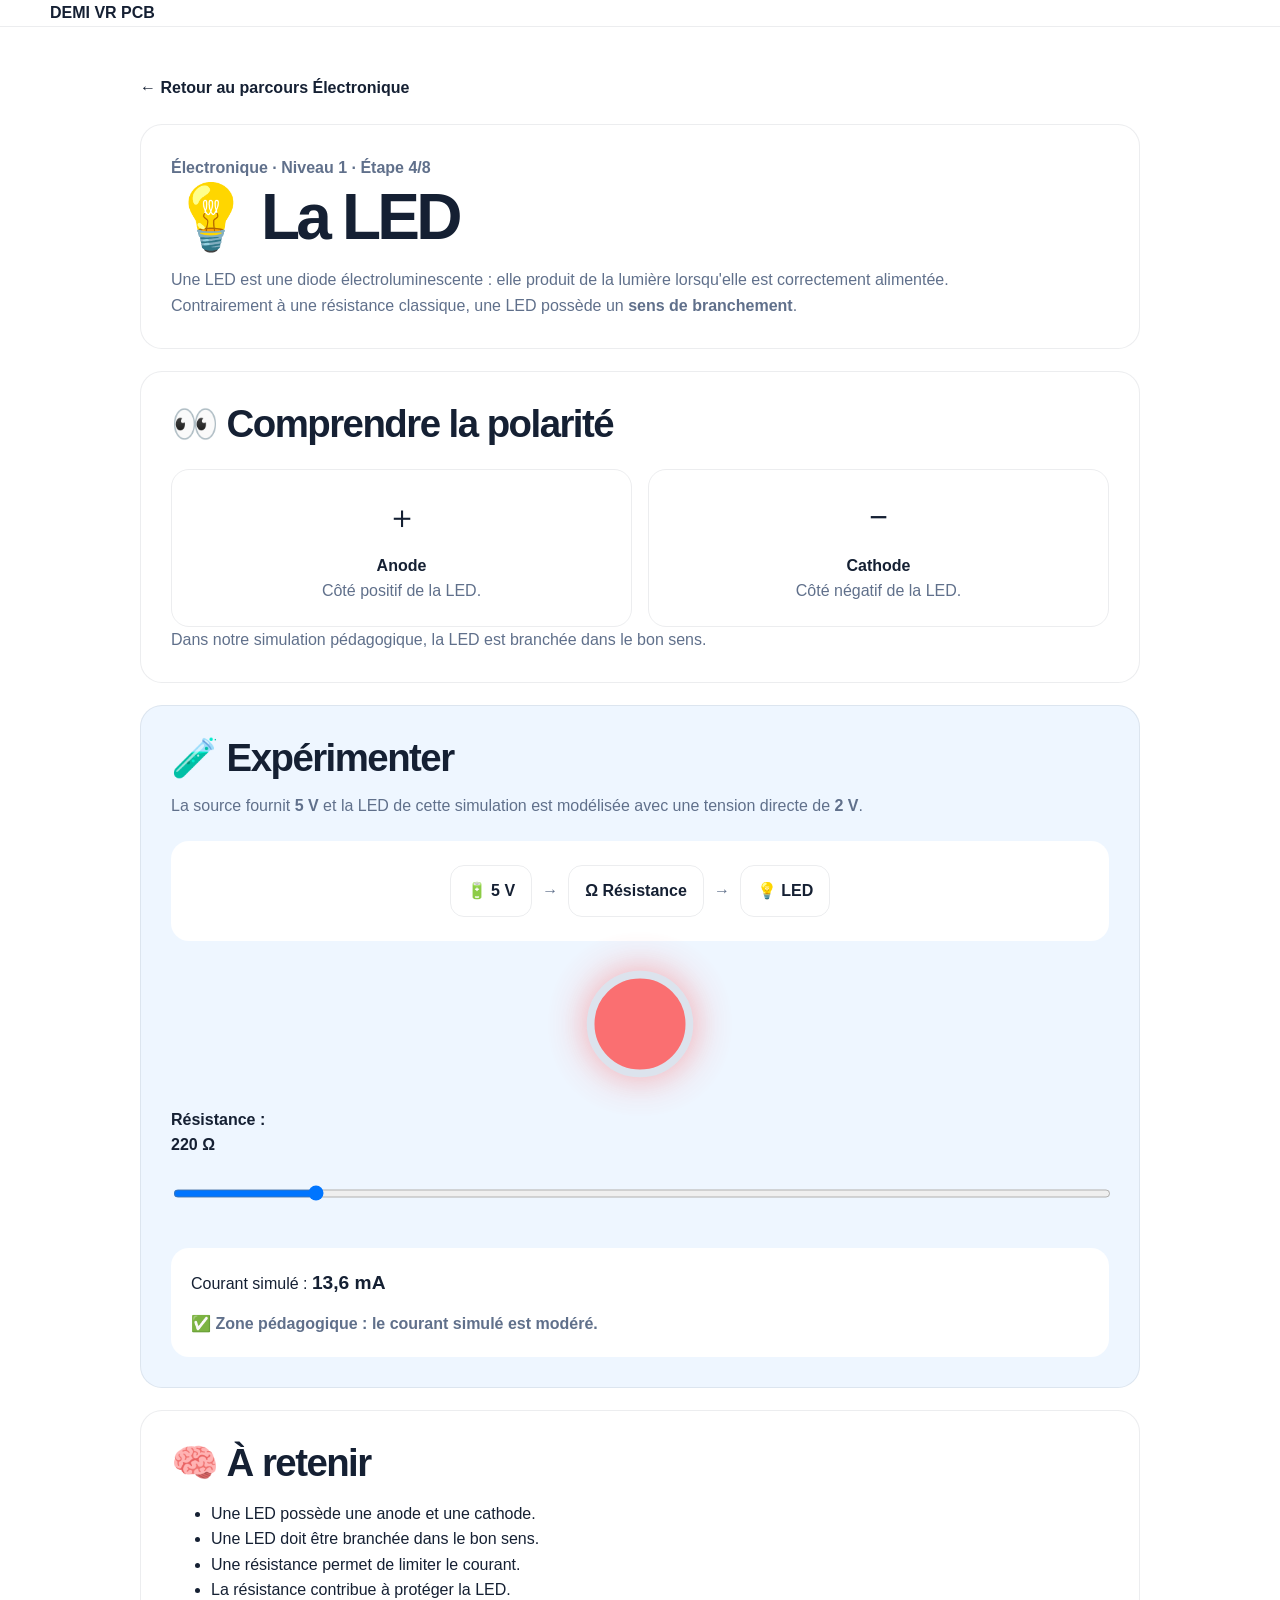
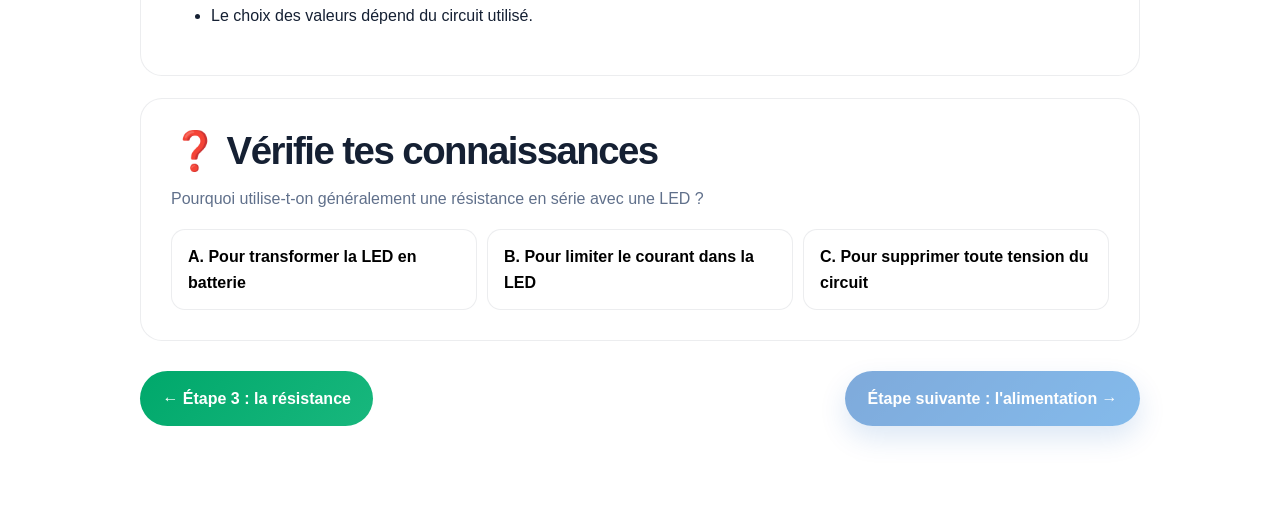
<file: cours/electronique/lecons/04-led.html>
<!DOCTYPE html>
<html lang="fr">
<head>
  <meta charset="UTF-8">
  <meta name="viewport" content="width=device-width, initial-scale=1.0">

  <title>Étape 4 - La LED | DEMI VR PCB</title>

  <link rel="stylesheet" href="../../../style.css">

  <style>
    .lesson-page {
      padding: 48px 0 80px;
    }

    .lesson-container {
      width: min(1000px, calc(100% - 32px));
      margin: 0 auto;
    }

    .lesson-back {
      display: inline-block;
      margin-bottom: 24px;
      font-weight: 700;
    }

    .lesson-hero,
    .lesson-block,
    .activity {
      padding: 30px;
      margin-bottom: 22px;
      border: 1px solid var(--line);
      border-radius: 22px;
      background: var(--white);
    }

    .lesson-label {
      font-weight: 800;
      color: var(--muted);
    }

    .polarity-grid {
      display: grid;
      grid-template-columns: repeat(2, 1fr);
      gap: 16px;
      margin-top: 22px;
    }

    .polarity-card {
      padding: 22px;
      text-align: center;
      border: 1px solid var(--line);
      border-radius: 18px;
    }

    .polarity-symbol {
      display: block;
      margin-bottom: 10px;
      font-size: 2rem;
    }

    .activity {
      background: #eef6ff;
    }

    .circuit {
      display: flex;
      align-items: center;
      justify-content: center;
      flex-wrap: wrap;
      gap: 10px;
      padding: 24px;
      margin: 22px 0;
      border-radius: 18px;
      background: white;
    }

    .circuit-item {
      padding: 12px 16px;
      border: 1px solid var(--line);
      border-radius: 14px;
      font-weight: 800;
    }

    .circuit-arrow {
      color: var(--muted);
      font-weight: 800;
    }

    .led-display {
      display: flex;
      justify-content: center;
      margin: 28px 0;
    }

    .led-light {
      width: 110px;
      height: 110px;
      border: 8px solid #d7dee8;
      border-radius: 50%;
      background: #ff4545;
      box-shadow: 0 0 15px rgba(255, 69, 69, 0.25);
      transition:
        opacity 0.25s ease,
        box-shadow 0.25s ease,
        transform 0.25s ease;
    }

    .control-group {
      margin-top: 22px;
    }

    .control-group label {
      display: block;
      margin-bottom: 10px;
      font-weight: 800;
    }

    #resistanceSlider {
      width: 100%;
    }

    .simulation-result {
      margin-top: 24px;
      padding: 20px;
      border-radius: 18px;
      background: white;
    }

    .simulation-result strong {
      font-size: 1.2rem;
    }

    .warning {
      margin-top: 12px;
      font-weight: 700;
    }

    .quiz-options {
      display: grid;
      gap: 10px;
      margin-top: 18px;
    }

    .quiz-button {
      padding: 14px 16px;
      text-align: left;
      cursor: pointer;
      border: 1px solid var(--line);
      border-radius: 14px;
      background: var(--white);
      font: inherit;
      font-weight: 700;
    }

    .quiz-button:hover,
    .quiz-button:focus {
      border-color: #1479ff;
    }

    .feedback {
      display: none;
      margin-top: 18px;
      padding: 16px;
      border-radius: 14px;
      font-weight: 700;
    }

    .feedback.good {
      display: block;
      color: #126b42;
      background: #e8f8ef;
    }

    .feedback.bad {
      display: block;
      color: #8b2c2c;
      background: #fff0f0;
    }

    .lesson-navigation {
      display: flex;
      flex-wrap: wrap;
      justify-content: space-between;
      gap: 12px;
      margin-top: 30px;
    }

    .next-link {
      opacity: 0.5;
      pointer-events: none;
    }

    .next-link.unlocked {
      opacity: 1;
      pointer-events: auto;
    }

    @media (max-width: 700px) {
      .polarity-grid {
        grid-template-columns: 1fr;
      }

      .lesson-hero,
      .lesson-block,
      .activity {
        padding: 22px;
      }
    }
  </style>
</head>

<body>

<header class="site-header">
  <div class="container">
    <a href="../../../index.html">
      <strong>DEMI VR PCB</strong>
    </a>
  </div>
</header>

<main class="lesson-page">
  <div class="lesson-container">

    <a class="lesson-back" href="../index.html">
      ← Retour au parcours Électronique
    </a>

    <section class="lesson-hero">
      <p class="lesson-label">
        Électronique · Niveau 1 · Étape 4/8
      </p>

      <h1>💡 La LED</h1>

      <p>
        Une LED est une diode électroluminescente :
        elle produit de la lumière lorsqu'elle est correctement alimentée.
      </p>

      <p>
        Contrairement à une résistance classique, une LED possède
        un <strong>sens de branchement</strong>.
      </p>
    </section>

    <section class="lesson-block">
      <h2>👀 Comprendre la polarité</h2>

      <div class="polarity-grid">

        <div class="polarity-card">
          <span class="polarity-symbol">＋</span>
          <strong>Anode</strong>
          <p>Côté positif de la LED.</p>
        </div>

        <div class="polarity-card">
          <span class="polarity-symbol">−</span>
          <strong>Cathode</strong>
          <p>Côté négatif de la LED.</p>
        </div>

      </div>

      <p>
        Dans notre simulation pédagogique, la LED est branchée
        dans le bon sens.
      </p>
    </section>

    <section class="activity">
      <h2>🧪 Expérimenter</h2>

      <p>
        La source fournit <strong>5 V</strong> et la LED de cette
        simulation est modélisée avec une tension directe de
        <strong>2 V</strong>.
      </p>

      <div class="circuit">
        <span class="circuit-item">🔋 5 V</span>
        <span class="circuit-arrow">→</span>
        <span class="circuit-item">Ω Résistance</span>
        <span class="circuit-arrow">→</span>
        <span class="circuit-item">💡 LED</span>
      </div>

      <div class="led-display">
        <div
          id="ledLight"
          class="led-light"
          aria-label="Simulation visuelle de la LED">
        </div>
      </div>

      <div class="control-group">
        <label for="resistanceSlider">
          Résistance :
          <span id="resistanceLabel">220 Ω</span>
        </label>

        <input
          id="resistanceSlider"
          type="range"
          min="100"
          max="1000"
          step="20"
          value="220">
      </div>

      <div class="simulation-result">
        Courant simulé :
        <strong id="currentValue">13,6 mA</strong>

        <p
          id="simulationMessage"
          class="warning"
          aria-live="polite">
        </p>
      </div>
    </section>

    <section class="lesson-block">
      <h2>🧠 À retenir</h2>

      <ul>
        <li>Une LED possède une anode et une cathode.</li>
        <li>Une LED doit être branchée dans le bon sens.</li>
        <li>Une résistance permet de limiter le courant.</li>
        <li>La résistance contribue à protéger la LED.</li>
        <li>Le choix des valeurs dépend du circuit utilisé.</li>
      </ul>
    </section>

    <section class="lesson-block">
      <h2>❓ Vérifie tes connaissances</h2>

      <p>
        Pourquoi utilise-t-on généralement une résistance
        en série avec une LED ?
      </p>

      <div class="quiz-options">

        <button
          class="quiz-button"
          type="button"
          data-answer="wrong">
          A. Pour transformer la LED en batterie
        </button>

        <button
          class="quiz-button"
          type="button"
          data-answer="correct">
          B. Pour limiter le courant dans la LED
        </button>

        <button
          class="quiz-button"
          type="button"
          data-answer="wrong">
          C. Pour supprimer toute tension du circuit
        </button>

      </div>

      <div
        id="quizFeedback"
        class="feedback"
        aria-live="polite">
      </div>
    </section>

    <nav class="lesson-navigation">

      <a class="btn btn-secondary"
         href="03-resistance.html">
        ← Étape 3 : la résistance
      </a>

      <a id="nextLesson"
         class="btn btn-primary next-link"
         href="05-alimentation.html">
        Étape suivante : l'alimentation →
      </a>

    </nav>

  </div>
</main>

<script>
  const supplyVoltage = 5;
  const ledVoltage = 2;

  const resistanceSlider =
    document.getElementById("resistanceSlider");

  const resistanceLabel =
    document.getElementById("resistanceLabel");

  const currentValue =
    document.getElementById("currentValue");

  const ledLight =
    document.getElementById("ledLight");

  const simulationMessage =
    document.getElementById("simulationMessage");

  function updateLedSimulation() {
    const resistance = Number(resistanceSlider.value);

    const currentAmp =
      (supplyVoltage - ledVoltage) / resistance;

    const currentMilliamp =
      Math.max(0, currentAmp * 1000);

    resistanceLabel.textContent =
      resistance + " Ω";

    currentValue.textContent =
      currentMilliamp.toLocaleString(
        "fr-FR",
        {
          minimumFractionDigits: 1,
          maximumFractionDigits: 1
        }
      ) + " mA";

    const brightness =
      Math.min(1, currentMilliamp / 20);

    ledLight.style.opacity =
      String(0.25 + brightness * 0.75);

    ledLight.style.transform =
      "scale(" + (0.9 + brightness * 0.1) + ")";

    ledLight.style.boxShadow =
      "0 0 " +
      Math.round(10 + brightness * 45) +
      "px rgba(255, 69, 69, " +
      (0.25 + brightness * 0.55) +
      ")";

    if (currentMilliamp > 20) {
      simulationMessage.textContent =
        "⚠️ Courant élevé dans cette simulation : augmente la résistance.";
    } else if (currentMilliamp >= 8) {
      simulationMessage.textContent =
        "✅ Zone pédagogique : le courant simulé est modéré.";
    } else {
      simulationMessage.textContent =
        "💡 Courant faible : la LED simulée apparaît moins lumineuse.";
    }
  }

  resistanceSlider.addEventListener(
    "input",
    updateLedSimulation
  );

  updateLedSimulation();

  const quizButtons =
    document.querySelectorAll(".quiz-button");

  const feedback =
    document.getElementById("quizFeedback");

  const nextLesson =
    document.getElementById("nextLesson");

  quizButtons.forEach(function (button) {
    button.addEventListener("click", function () {

      if (button.dataset.answer === "correct") {

        feedback.className = "feedback good";

        feedback.textContent =
          "✅ Bonne réponse ! La résistance limite le courant qui traverse la LED.";

        nextLesson.classList.add("unlocked");

      } else {

        feedback.className = "feedback bad";

        feedback.textContent =
          "Pas encore. Relis la partie « À retenir » puis essaie de nouveau.";
      }

    });
  });
</script>

</body>
</html>
</file>
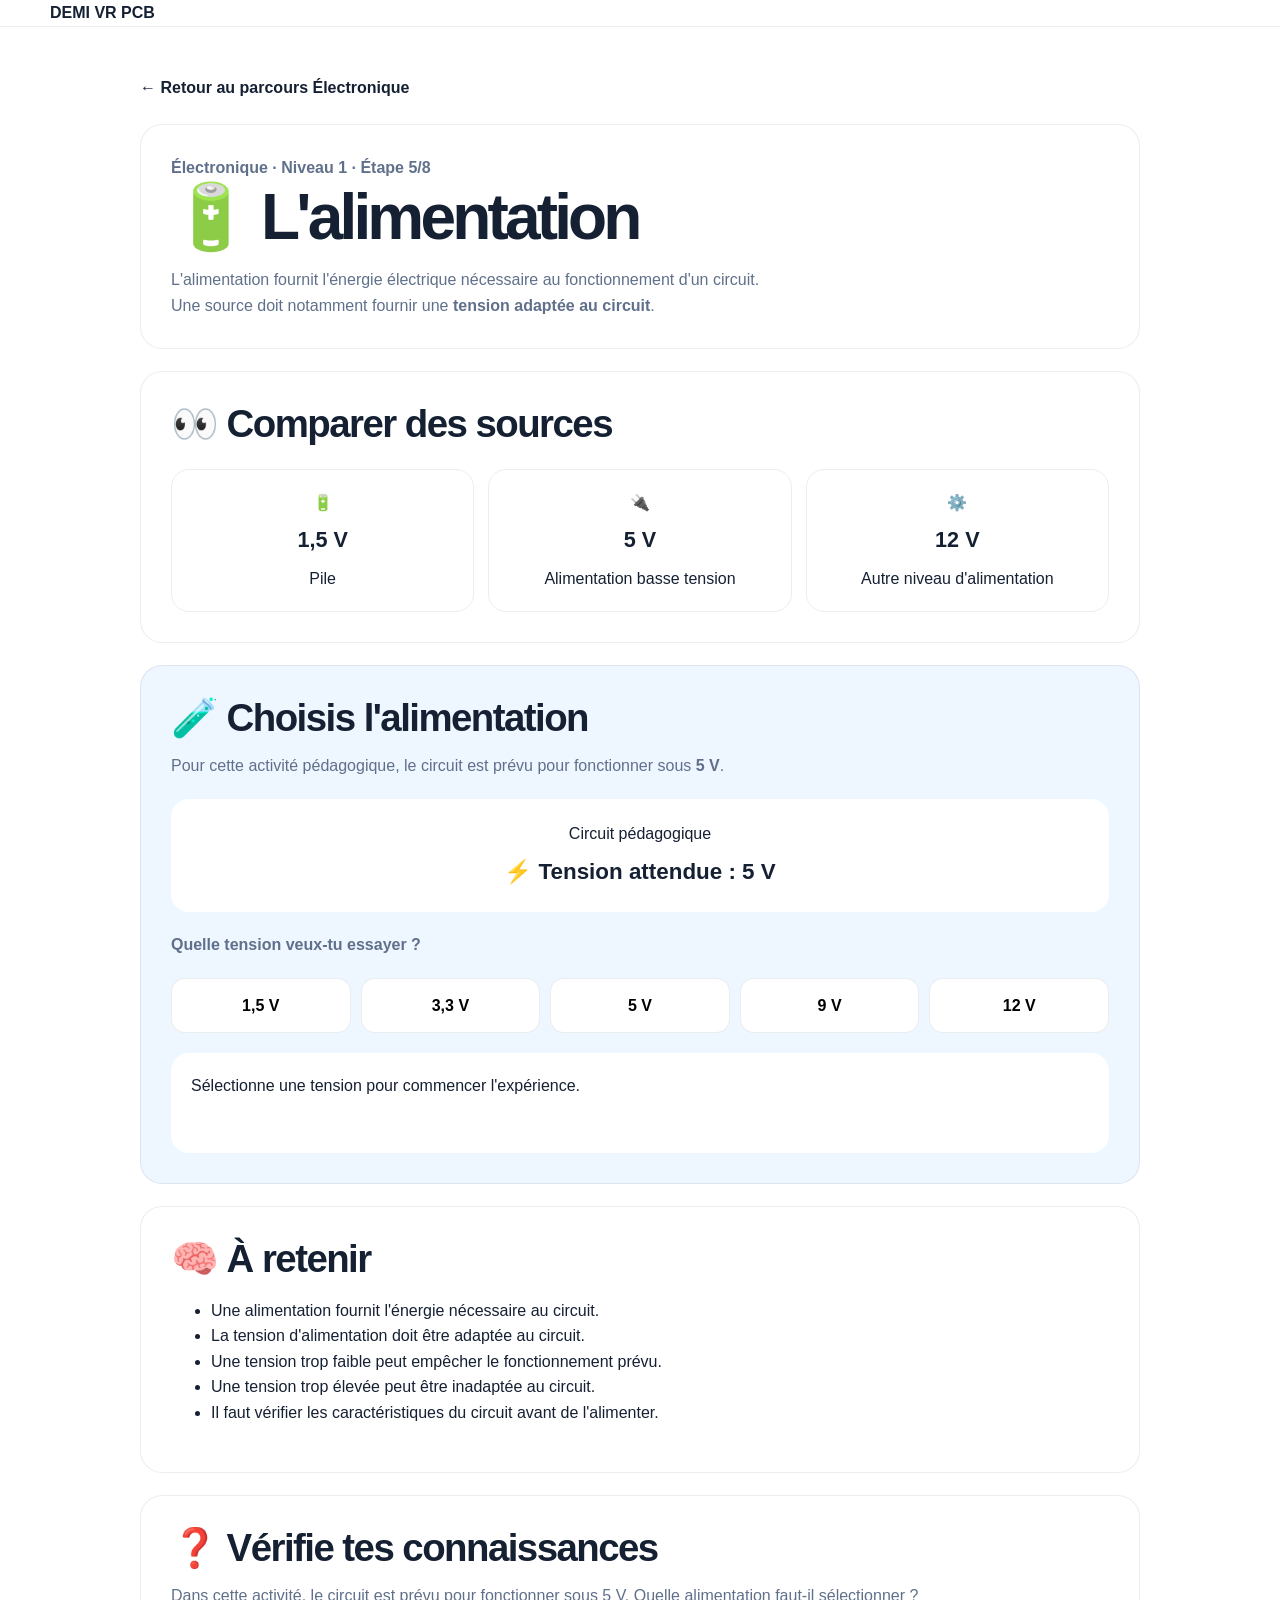
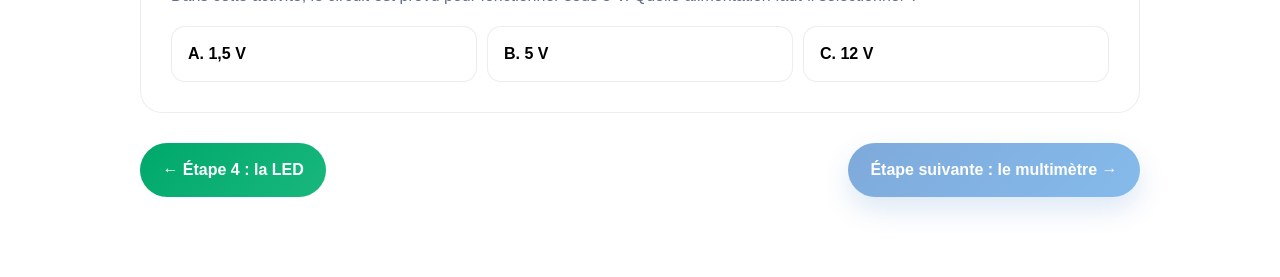
<file: cours/electronique/lecons/05-alimentation.html>
<!DOCTYPE html>
<html lang="fr">
<head>
  <meta charset="UTF-8">
  <meta name="viewport" content="width=device-width, initial-scale=1.0">

  <title>Étape 5 - L'alimentation | DEMI VR PCB</title>

  <link rel="stylesheet" href="../../../style.css">

  <style>
    .lesson-page {
      padding: 48px 0 80px;
    }

    .lesson-container {
      width: min(1000px, calc(100% - 32px));
      margin: 0 auto;
    }

    .lesson-back {
      display: inline-block;
      margin-bottom: 24px;
      font-weight: 700;
    }

    .lesson-hero,
    .lesson-block,
    .activity {
      padding: 30px;
      margin-bottom: 22px;
      border: 1px solid var(--line);
      border-radius: 22px;
      background: var(--white);
    }

    .lesson-label {
      font-weight: 800;
      color: var(--muted);
    }

    .source-grid {
      display: grid;
      grid-template-columns: repeat(3, 1fr);
      gap: 14px;
      margin-top: 22px;
    }

    .source-card {
      padding: 20px;
      text-align: center;
      border: 1px solid var(--line);
      border-radius: 18px;
    }

    .source-card strong {
      display: block;
      margin: 8px 0;
      font-size: 1.35rem;
    }

    .activity {
      background: #eef6ff;
    }

    .target-circuit {
      padding: 22px;
      margin: 20px 0;
      text-align: center;
      border-radius: 18px;
      background: white;
    }

    .target-circuit strong {
      display: block;
      margin-top: 8px;
      font-size: 1.4rem;
    }

    .voltage-options {
      display: grid;
      grid-template-columns: repeat(5, 1fr);
      gap: 10px;
      margin: 20px 0;
    }

    .voltage-button {
      padding: 14px 10px;
      cursor: pointer;
      border: 1px solid var(--line);
      border-radius: 14px;
      background: white;
      font: inherit;
      font-weight: 800;
    }

    .voltage-button:hover,
    .voltage-button:focus {
      border-color: #1479ff;
    }

    .voltage-button.selected {
      color: white;
      border-color: #1479ff;
      background: #1479ff;
    }

    .diagnostic {
      min-height: 100px;
      padding: 20px;
      border-radius: 18px;
      background: white;
    }

    .diagnostic strong {
      display: block;
      margin-bottom: 8px;
      font-size: 1.2rem;
    }

    .diagnostic.good {
      color: #126b42;
      background: #e8f8ef;
    }

    .diagnostic.low {
      color: #765800;
      background: #fff8db;
    }

    .diagnostic.high {
      color: #8b2c2c;
      background: #fff0f0;
    }

    .quiz-options {
      display: grid;
      gap: 10px;
      margin-top: 18px;
    }

    .quiz-button {
      padding: 14px 16px;
      text-align: left;
      cursor: pointer;
      border: 1px solid var(--line);
      border-radius: 14px;
      background: var(--white);
      font: inherit;
      font-weight: 700;
    }

    .feedback {
      display: none;
      margin-top: 18px;
      padding: 16px;
      border-radius: 14px;
      font-weight: 700;
    }

    .feedback.good {
      display: block;
      color: #126b42;
      background: #e8f8ef;
    }

    .feedback.bad {
      display: block;
      color: #8b2c2c;
      background: #fff0f0;
    }

    .lesson-navigation {
      display: flex;
      flex-wrap: wrap;
      justify-content: space-between;
      gap: 12px;
      margin-top: 30px;
    }

    .next-link {
      opacity: 0.5;
      pointer-events: none;
    }

    .next-link.unlocked {
      opacity: 1;
      pointer-events: auto;
    }

    @media (max-width: 700px) {
      .source-grid {
        grid-template-columns: 1fr;
      }

      .voltage-options {
        grid-template-columns: repeat(2, 1fr);
      }

      .lesson-hero,
      .lesson-block,
      .activity {
        padding: 22px;
      }
    }
  </style>
</head>

<body>

<header class="site-header">
  <div class="container">
    <a href="../../../index.html">
      <strong>DEMI VR PCB</strong>
    </a>
  </div>
</header>

<main class="lesson-page">
  <div class="lesson-container">

    <a class="lesson-back" href="../index.html">
      ← Retour au parcours Électronique
    </a>

    <section class="lesson-hero">
      <p class="lesson-label">
        Électronique · Niveau 1 · Étape 5/8
      </p>

      <h1>🔋 L'alimentation</h1>

      <p>
        L'alimentation fournit l'énergie électrique nécessaire
        au fonctionnement d'un circuit.
      </p>

      <p>
        Une source doit notamment fournir une
        <strong>tension adaptée au circuit</strong>.
      </p>
    </section>

    <section class="lesson-block">
      <h2>👀 Comparer des sources</h2>

      <div class="source-grid">

        <div class="source-card">
          🔋
          <strong>1,5 V</strong>
          <span>Pile</span>
        </div>

        <div class="source-card">
          🔌
          <strong>5 V</strong>
          <span>Alimentation basse tension</span>
        </div>

        <div class="source-card">
          ⚙️
          <strong>12 V</strong>
          <span>Autre niveau d'alimentation</span>
        </div>

      </div>
    </section>

    <section class="activity">
      <h2>🧪 Choisis l'alimentation</h2>

      <p>
        Pour cette activité pédagogique, le circuit est prévu
        pour fonctionner sous <strong>5 V</strong>.
      </p>

      <div class="target-circuit">
        Circuit pédagogique
        <strong>⚡ Tension attendue : 5 V</strong>
      </div>

      <p><strong>Quelle tension veux-tu essayer ?</strong></p>

      <div class="voltage-options">
        <button class="voltage-button" type="button" data-voltage="1.5">
          1,5 V
        </button>

        <button class="voltage-button" type="button" data-voltage="3.3">
          3,3 V
        </button>

        <button class="voltage-button" type="button" data-voltage="5">
          5 V
        </button>

        <button class="voltage-button" type="button" data-voltage="9">
          9 V
        </button>

        <button class="voltage-button" type="button" data-voltage="12">
          12 V
        </button>
      </div>

      <div
        id="diagnostic"
        class="diagnostic"
        aria-live="polite">
        Sélectionne une tension pour commencer l'expérience.
      </div>
    </section>
    <section class="lesson-block">
      <h2>🧠 À retenir</h2>

      <ul>
        <li>Une alimentation fournit l'énergie nécessaire au circuit.</li>
        <li>La tension d'alimentation doit être adaptée au circuit.</li>
        <li>Une tension trop faible peut empêcher le fonctionnement prévu.</li>
        <li>Une tension trop élevée peut être inadaptée au circuit.</li>
        <li>Il faut vérifier les caractéristiques du circuit avant de l'alimenter.</li>
      </ul>
    </section>

    <section class="lesson-block">
      <h2>❓ Vérifie tes connaissances</h2>

      <p>
        Dans cette activité, le circuit est prévu pour fonctionner sous 5 V.
        Quelle alimentation faut-il sélectionner ?
      </p>

      <div class="quiz-options">

        <button
          class="quiz-button"
          type="button"
          data-answer="wrong">
          A. 1,5 V
        </button>

        <button
          class="quiz-button"
          type="button"
          data-answer="correct">
          B. 5 V
        </button>

        <button
          class="quiz-button"
          type="button"
          data-answer="wrong">
          C. 12 V
        </button>

      </div>

      <div
        id="quizFeedback"
        class="feedback"
        aria-live="polite">
      </div>
    </section>

    <nav class="lesson-navigation">

      <a
        class="btn btn-secondary"
        href="04-led.html">
        ← Étape 4 : la LED
      </a>

      <a
        id="nextLesson"
        class="btn btn-primary next-link"
        href="06-multimetre.html">
        Étape suivante : le multimètre →
      </a>

    </nav>

  </div>
</main>

<script>
  const voltageButtons =
    document.querySelectorAll(".voltage-button");

  const diagnostic =
    document.getElementById("diagnostic");

  voltageButtons.forEach(function (button) {

    button.addEventListener("click", function () {

      voltageButtons.forEach(function (item) {
        item.classList.remove("selected");
      });

      button.classList.add("selected");

      const voltage = Number(button.dataset.voltage);

      if (voltage === 5) {

        diagnostic.className = "diagnostic good";

        diagnostic.innerHTML =
          "<strong>✅ Tension adaptée : 5 V</strong>" +
          "Dans cette activité, la source correspond à la tension prévue pour le circuit.";

      } else if (voltage < 5) {

        diagnostic.className = "diagnostic low";

        diagnostic.innerHTML =
          "<strong>⚠️ Tension inférieure à la valeur prévue</strong>" +
          voltage.toLocaleString("fr-FR") +
          " V est inférieur aux 5 V attendus par ce circuit pédagogique.";

      } else {

        diagnostic.className = "diagnostic high";

        diagnostic.innerHTML =
          "<strong>⚠️ Tension supérieure à la valeur prévue</strong>" +
          voltage.toLocaleString("fr-FR") +
          " V est supérieur aux 5 V attendus par ce circuit pédagogique.";
      }

    });

  });

  const quizButtons =
    document.querySelectorAll(".quiz-button");

  const feedback =
    document.getElementById("quizFeedback");

  const nextLesson =
    document.getElementById("nextLesson");

  quizButtons.forEach(function (button) {

    button.addEventListener("click", function () {

      if (button.dataset.answer === "correct") {

        feedback.className = "feedback good";

        feedback.textContent =
          "✅ Bonne réponse ! Pour cette activité, le circuit est prévu pour une alimentation de 5 V.";

        nextLesson.classList.add("unlocked");

      } else {

        feedback.className = "feedback bad";

        feedback.textContent =
          "Pas encore. Vérifie la tension attendue par le circuit puis essaie de nouveau.";
      }

    });

  });
</script>

</body>
</html>
</file>
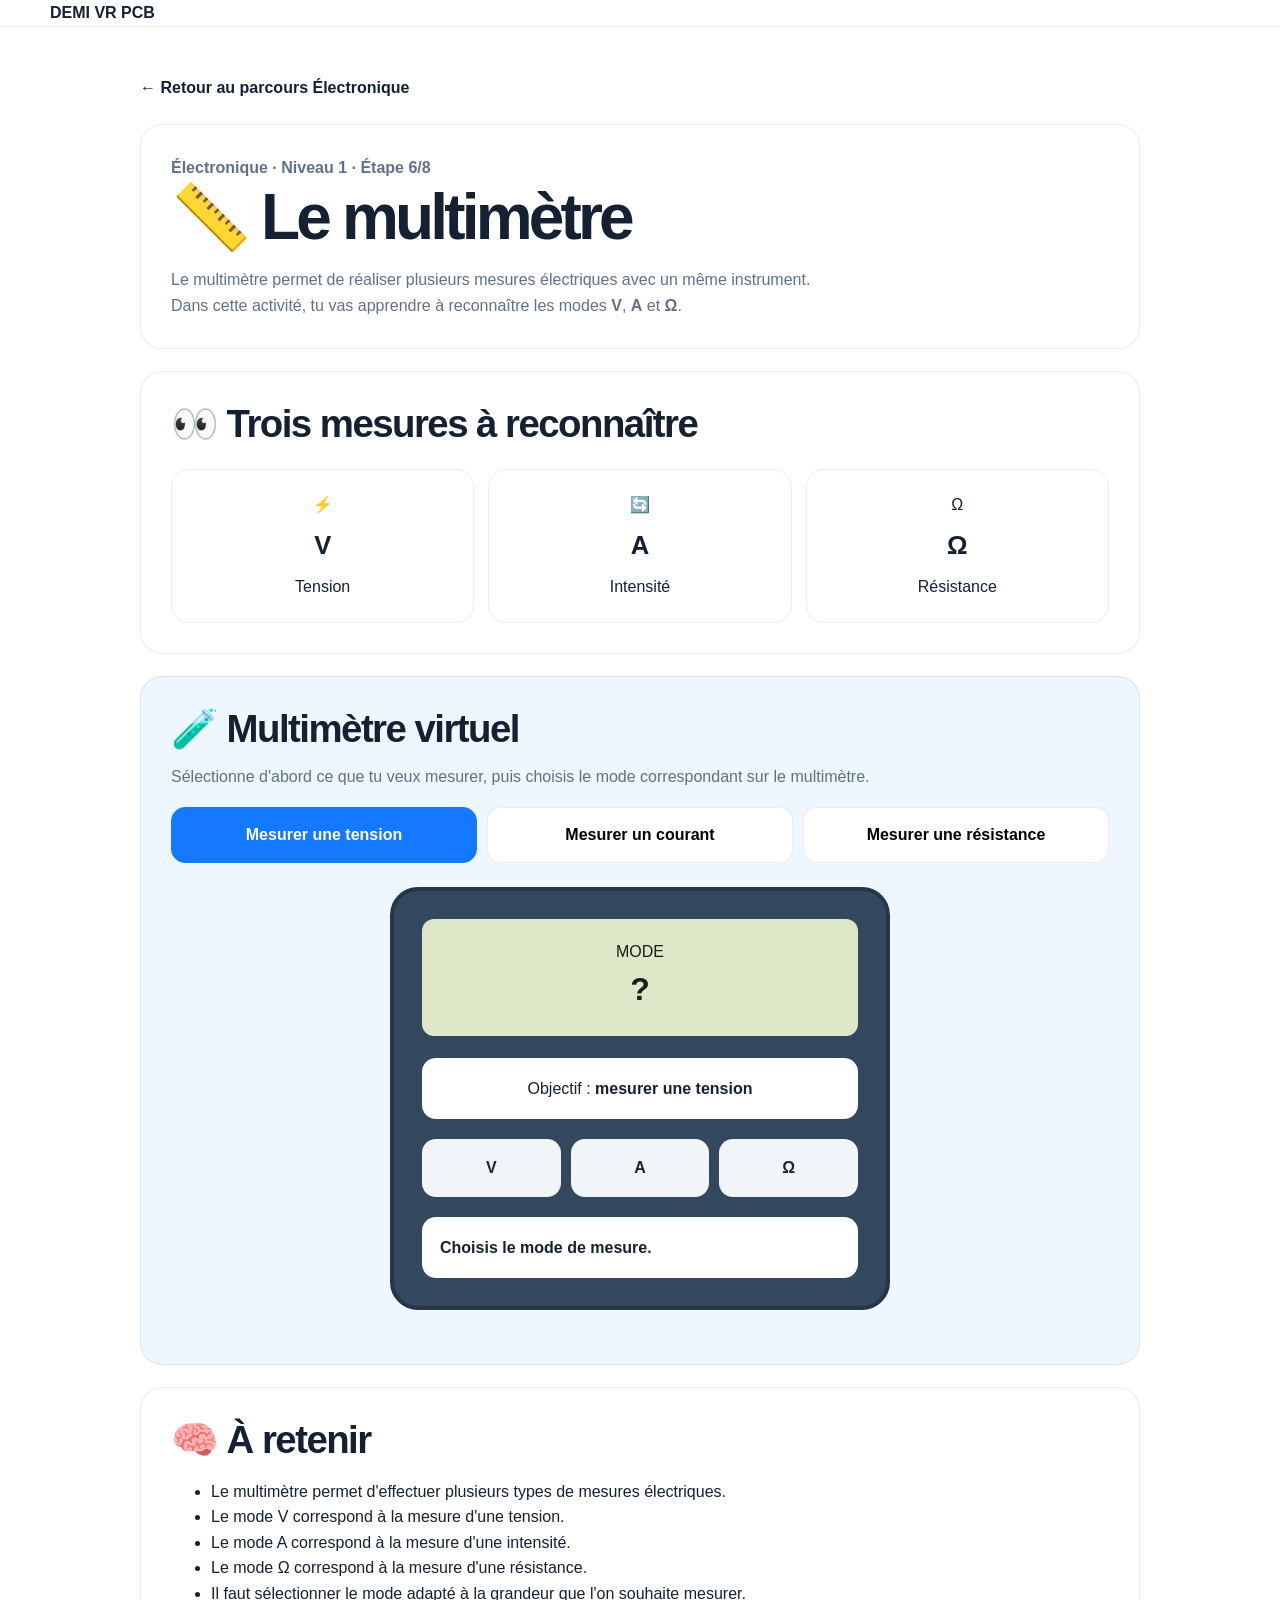
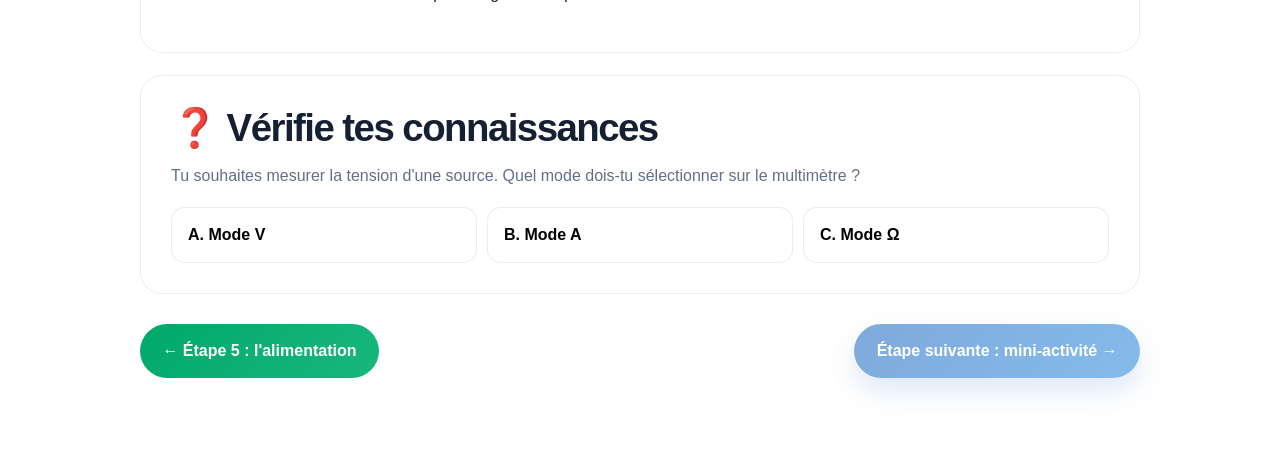
<file: cours/electronique/lecons/06-multimetre.html>
<!DOCTYPE html>
<html lang="fr">
<head>
  <meta charset="UTF-8">
  <meta name="viewport" content="width=device-width, initial-scale=1.0">

  <title>Étape 6 - Le multimètre | DEMI VR PCB</title>

  <link rel="stylesheet" href="../../../style.css">

  <style>
    .lesson-page {
      padding: 48px 0 80px;
    }

    .lesson-container {
      width: min(1000px, calc(100% - 32px));
      margin: 0 auto;
    }

    .lesson-back {
      display: inline-block;
      margin-bottom: 24px;
      font-weight: 700;
    }

    .lesson-hero,
    .lesson-block,
    .activity {
      padding: 30px;
      margin-bottom: 22px;
      border: 1px solid var(--line);
      border-radius: 22px;
      background: var(--white);
    }

    .lesson-label {
      font-weight: 800;
      color: var(--muted);
    }

    .mode-grid {
      display: grid;
      grid-template-columns: repeat(3, 1fr);
      gap: 14px;
      margin-top: 22px;
    }

    .mode-card {
      padding: 22px;
      text-align: center;
      border: 1px solid var(--line);
      border-radius: 18px;
    }

    .mode-card strong {
      display: block;
      margin: 8px 0;
      font-size: 1.6rem;
    }

    .activity {
      background: #eef6ff;
    }

    .multimeter {
      max-width: 500px;
      padding: 28px;
      margin: 24px auto;
      border: 4px solid #26364a;
      border-radius: 28px;
      background: #33475f;
    }

    .multimeter-screen {
      padding: 20px;
      margin-bottom: 22px;
      text-align: center;
      border-radius: 12px;
      background: #dce8c7;
      color: #172116;
    }

    .multimeter-screen strong {
      display: block;
      font-size: 2rem;
    }

    .measurement-target {
      margin-bottom: 20px;
      padding: 18px;
      text-align: center;
      border-radius: 14px;
      background: white;
    }

    .mode-buttons {
      display: grid;
      grid-template-columns: repeat(3, 1fr);
      gap: 10px;
    }

    .mode-button {
      padding: 14px 10px;
      cursor: pointer;
      border: 2px solid transparent;
      border-radius: 14px;
      background: #f2f5f8;
      color: #182638;
      font: inherit;
      font-weight: 800;
    }

    .mode-button:hover,
    .mode-button:focus {
      border-color: #1479ff;
    }

    .mode-button.selected {
      color: white;
      background: #1479ff;
    }

    .measurement-feedback {
      margin-top: 20px;
      padding: 18px;
      border-radius: 14px;
      background: white;
      font-weight: 700;
    }

    .measurement-feedback.good {
      color: #126b42;
      background: #e8f8ef;
    }

    .measurement-feedback.bad {
      color: #8b2c2c;
      background: #fff0f0;
    }

    .target-buttons {
      display: grid;
      grid-template-columns: repeat(3, 1fr);
      gap: 10px;
      margin: 18px 0;
    }

    .target-button {
      padding: 14px;
      cursor: pointer;
      border: 1px solid var(--line);
      border-radius: 14px;
      background: white;
      font: inherit;
      font-weight: 700;
    }

    .target-button.selected {
      color: white;
      border-color: #1479ff;
      background: #1479ff;
    }

    .quiz-options {
      display: grid;
      gap: 10px;
      margin-top: 18px;
    }

    .quiz-button {
      padding: 14px 16px;
      text-align: left;
      cursor: pointer;
      border: 1px solid var(--line);
      border-radius: 14px;
      background: var(--white);
      font: inherit;
      font-weight: 700;
    }

    .feedback {
      display: none;
      margin-top: 18px;
      padding: 16px;
      border-radius: 14px;
      font-weight: 700;
    }

    .feedback.good {
      display: block;
      color: #126b42;
      background: #e8f8ef;
    }

    .feedback.bad {
      display: block;
      color: #8b2c2c;
      background: #fff0f0;
    }

    .lesson-navigation {
      display: flex;
      flex-wrap: wrap;
      justify-content: space-between;
      gap: 12px;
      margin-top: 30px;
    }

    .next-link {
      opacity: 0.5;
      pointer-events: none;
    }

    .next-link.unlocked {
      opacity: 1;
      pointer-events: auto;
    }

    @media (max-width: 700px) {
      .mode-grid,
      .target-buttons,
      .mode-buttons {
        grid-template-columns: 1fr;
      }

      .lesson-hero,
      .lesson-block,
      .activity {
        padding: 22px;
      }
    }
  </style>
</head>

<body>

<header class="site-header">
  <div class="container">
    <a href="../../../index.html">
      <strong>DEMI VR PCB</strong>
    </a>
  </div>
</header>

<main class="lesson-page">
  <div class="lesson-container">

    <a class="lesson-back" href="../index.html">
      ← Retour au parcours Électronique
    </a>

    <section class="lesson-hero">
      <p class="lesson-label">
        Électronique · Niveau 1 · Étape 6/8
      </p>

      <h1>📏 Le multimètre</h1>

      <p>
        Le multimètre permet de réaliser plusieurs mesures
        électriques avec un même instrument.
      </p>

      <p>
        Dans cette activité, tu vas apprendre à reconnaître
        les modes <strong>V</strong>, <strong>A</strong> et
        <strong>Ω</strong>.
      </p>
    </section>

    <section class="lesson-block">
      <h2>👀 Trois mesures à reconnaître</h2>

      <div class="mode-grid">

        <div class="mode-card">
          ⚡
          <strong>V</strong>
          <span>Tension</span>
        </div>

        <div class="mode-card">
          🔄
          <strong>A</strong>
          <span>Intensité</span>
        </div>

        <div class="mode-card">
          Ω
          <strong>Ω</strong>
          <span>Résistance</span>
        </div>

      </div>
    </section>

    <section class="activity">
      <h2>🧪 Multimètre virtuel</h2>

      <p>
        Sélectionne d'abord ce que tu veux mesurer,
        puis choisis le mode correspondant sur le multimètre.
      </p>

      <div class="target-buttons">

        <button
          class="target-button selected"
          type="button"
          data-target="voltage">
          Mesurer une tension
        </button>

        <button
          class="target-button"
          type="button"
          data-target="current">
          Mesurer un courant
        </button>

        <button
          class="target-button"
          type="button"
          data-target="resistance">
          Mesurer une résistance
        </button>

      </div>

      <div class="multimeter">

        <div class="multimeter-screen">
          MODE
          <strong id="screenValue">?</strong>
        </div>

        <div class="measurement-target">
          Objectif :
          <strong id="targetText">
            mesurer une tension
          </strong>
        </div>

        <div class="mode-buttons">

          <button
            class="mode-button"
            type="button"
            data-mode="voltage">
            V
          </button>

          <button
            class="mode-button"
            type="button"
            data-mode="current">
            A
          </button>

          <button
            class="mode-button"
            type="button"
            data-mode="resistance">
            Ω
          </button>

        </div>

        <div
          id="measurementFeedback"
          class="measurement-feedback"
          aria-live="polite">
          Choisis le mode de mesure.
        </div>

      </div>
    </section>
    <section class="lesson-block">
      <h2>🧠 À retenir</h2>

      <ul>
        <li>Le multimètre permet d'effectuer plusieurs types de mesures électriques.</li>
        <li>Le mode V correspond à la mesure d'une tension.</li>
        <li>Le mode A correspond à la mesure d'une intensité.</li>
        <li>Le mode Ω correspond à la mesure d'une résistance.</li>
        <li>Il faut sélectionner le mode adapté à la grandeur que l'on souhaite mesurer.</li>
      </ul>
    </section>

    <section class="lesson-block">
      <h2>❓ Vérifie tes connaissances</h2>

      <p>
        Tu souhaites mesurer la tension d'une source.
        Quel mode dois-tu sélectionner sur le multimètre ?
      </p>

      <div class="quiz-options">

        <button
          class="quiz-button"
          type="button"
          data-answer="correct">
          A. Mode V
        </button>

        <button
          class="quiz-button"
          type="button"
          data-answer="wrong">
          B. Mode A
        </button>

        <button
          class="quiz-button"
          type="button"
          data-answer="wrong">
          C. Mode Ω
        </button>

      </div>

      <div
        id="quizFeedback"
        class="feedback"
        aria-live="polite">
      </div>
    </section>

    <nav class="lesson-navigation">

      <a
        class="btn btn-secondary"
        href="05-alimentation.html">
        ← Étape 5 : l'alimentation
      </a>      <a
        id="nextLesson"
        class="btn btn-primary next-link"
        href="07-activite.html">
        Étape suivante : mini-activité →
      </a>

    </nav>

  </div>
</main>

<script>
  const targetButtons =
    document.querySelectorAll(".target-button");

  const modeButtons =
    document.querySelectorAll(".mode-button");

  const targetText =
    document.getElementById("targetText");

  const screenValue =
    document.getElementById("screenValue");

  const measurementFeedback =
    document.getElementById("measurementFeedback");

  let currentTarget = "voltage";

  const targets = {
    voltage: {
      label: "mesurer une tension",
      mode: "voltage",
      value: "5,00 V"
    },

    current: {
      label: "mesurer un courant",
      mode: "current",
      value: "0,020 A"
    },

    resistance: {
      label: "mesurer une résistance",
      mode: "resistance",
      value: "220 Ω"
    }
  };

  function resetModes() {
    modeButtons.forEach(function (button) {
      button.classList.remove("selected");
    });

    screenValue.textContent = "?";

    measurementFeedback.className =
      "measurement-feedback";

    measurementFeedback.textContent =
      "Choisis le mode de mesure.";
  }

  targetButtons.forEach(function (button) {
    button.addEventListener("click", function () {
      targetButtons.forEach(function (item) {
        item.classList.remove("selected");
      });

      button.classList.add("selected");
      currentTarget = button.dataset.target;
      targetText.textContent = targets[currentTarget].label;

      resetModes();
    });
  });

  modeButtons.forEach(function (button) {
    button.addEventListener("click", function () {
      modeButtons.forEach(function (item) {
        item.classList.remove("selected");
      });

      button.classList.add("selected");

      const selectedMode = button.dataset.mode;
      const correctMode = targets[currentTarget].mode;

      if (selectedMode === correctMode) {
        screenValue.textContent =
          targets[currentTarget].value;

        measurementFeedback.className =
          "measurement-feedback good";

        measurementFeedback.textContent =
          "✅ Bon mode ! Le multimètre affiche maintenant une mesure simulée.";
      } else {
        screenValue.textContent = "ERR";

        measurementFeedback.className =
          "measurement-feedback bad";

        measurementFeedback.textContent =
          "Ce mode ne correspond pas à la grandeur sélectionnée. Essaie un autre mode.";
      }
    });
  });

  const quizButtons =
    document.querySelectorAll(".quiz-button");

  const quizFeedback =
    document.getElementById("quizFeedback");

  const nextLesson =
    document.getElementById("nextLesson");

  quizButtons.forEach(function (button) {
    button.addEventListener("click", function () {
      if (button.dataset.answer === "correct") {
        quizFeedback.className = "feedback good";

        quizFeedback.textContent =
          "✅ Bonne réponse ! Le mode V est utilisé ici pour mesurer une tension.";

        nextLesson.classList.add("unlocked");
      } else {
        quizFeedback.className = "feedback bad";

        quizFeedback.textContent =
          "Pas encore. Associe la tension au symbole V puis essaie de nouveau.";
      }
    });
  });
</script>

</body>
</html>
</file>
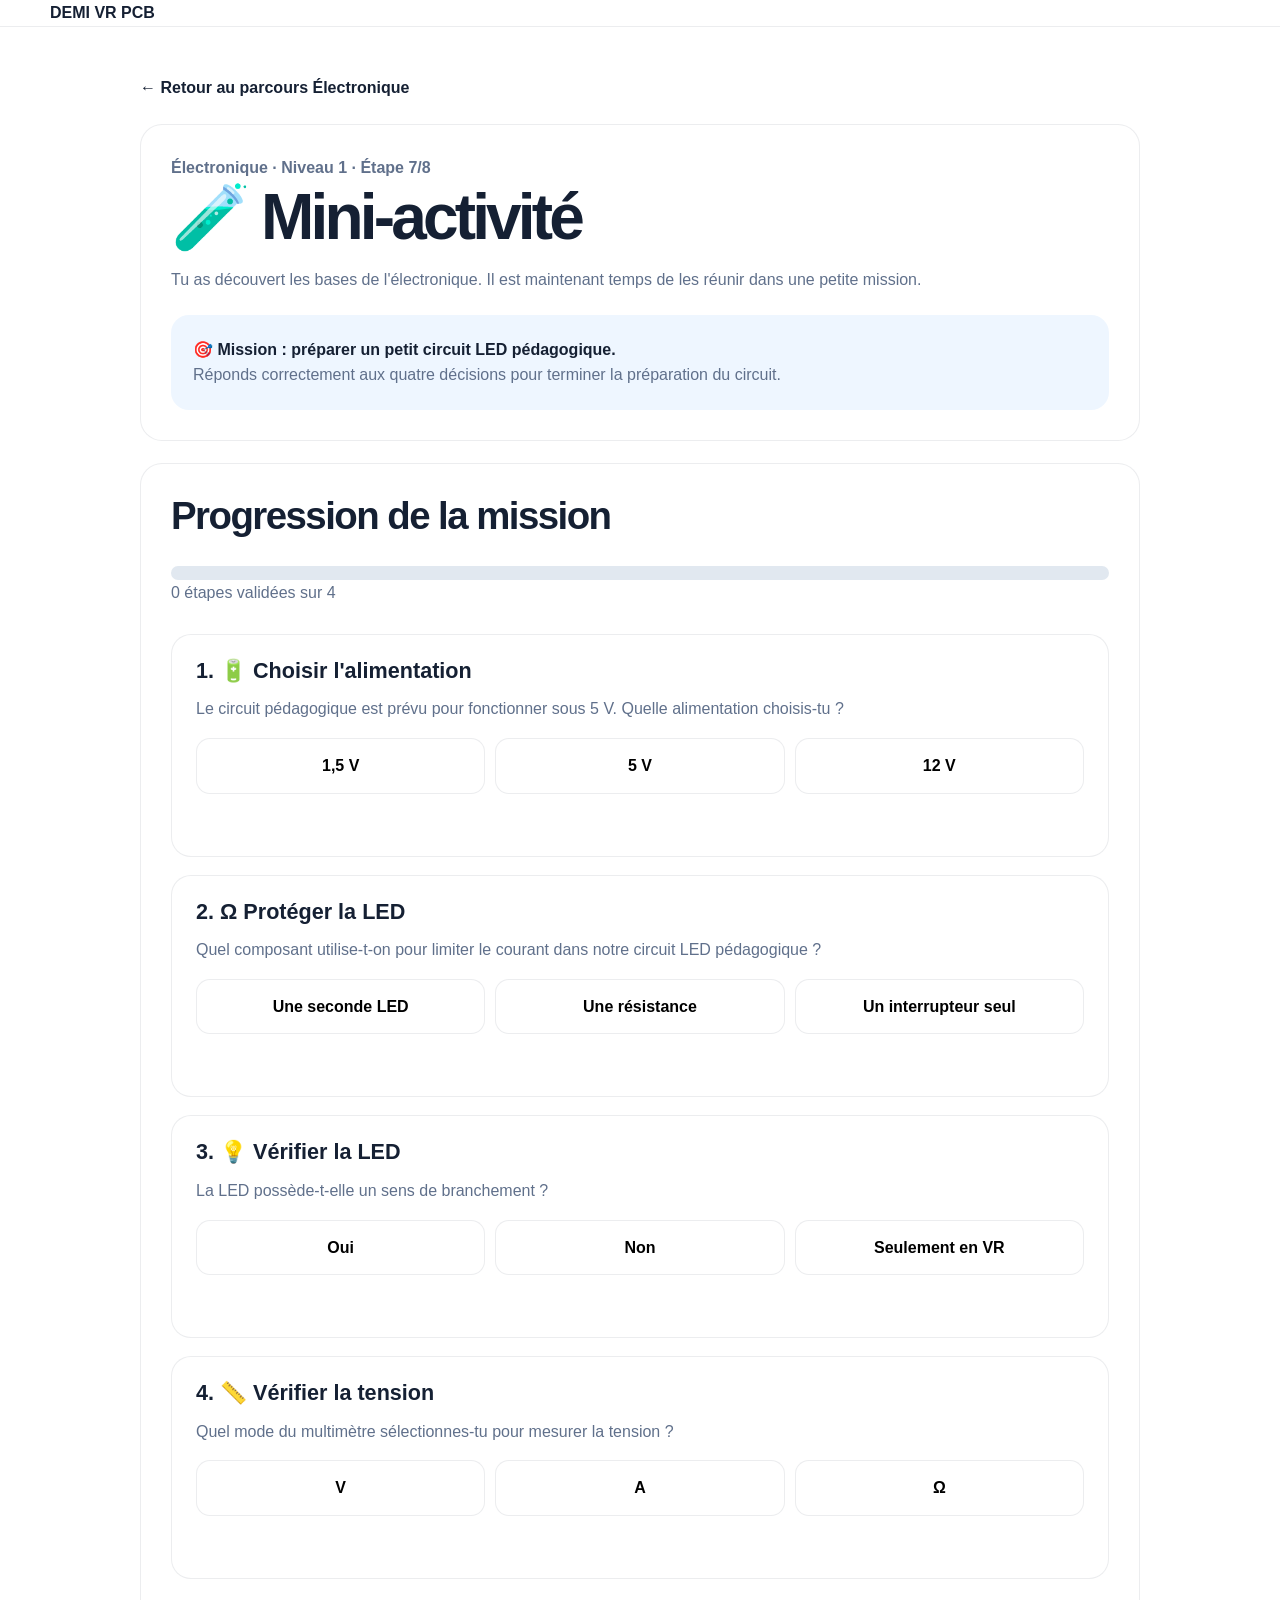
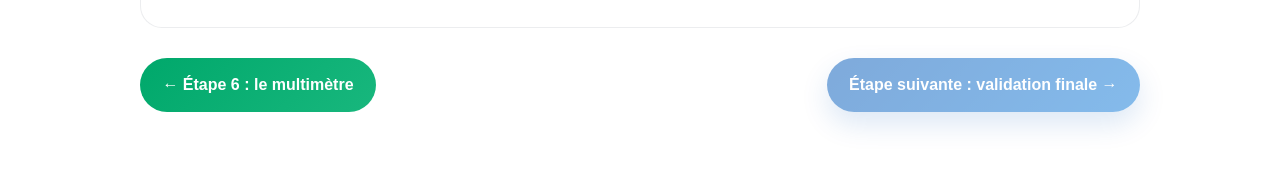
<file: cours/electronique/lecons/07-activite.html>
<!DOCTYPE html>
<html lang="fr">
<head>
  <meta charset="UTF-8">
  <meta name="viewport" content="width=device-width, initial-scale=1.0">

  <title>Étape 7 - Mini-activité | DEMI VR PCB</title>

  <link rel="stylesheet" href="../../../style.css">

  <style>
    .lesson-page {
      padding: 48px 0 80px;
    }

    .lesson-container {
      width: min(1000px, calc(100% - 32px));
      margin: 0 auto;
    }

    .lesson-back {
      display: inline-block;
      margin-bottom: 24px;
      font-weight: 700;
    }

    .lesson-hero,
    .mission-block,
    .result-block {
      padding: 30px;
      margin-bottom: 22px;
      border: 1px solid var(--line);
      border-radius: 22px;
      background: var(--white);
    }

    .lesson-label {
      font-weight: 800;
      color: var(--muted);
    }

    .mission-intro {
      padding: 22px;
      margin-top: 22px;
      border-radius: 18px;
      background: #eef6ff;
    }

    .mission-progress {
      margin: 28px 0;
    }

    .progress-track {
      height: 14px;
      overflow: hidden;
      border-radius: 999px;
      background: #e1e8f0;
    }

    .progress-value {
      width: 0%;
      height: 100%;
      border-radius: inherit;
      background: #1479ff;
      transition: width 0.3s ease;
    }

    .challenge {
      padding: 24px;
      margin-bottom: 18px;
      border: 1px solid var(--line);
      border-radius: 20px;
      background: var(--white);
    }

    .challenge h3 {
      margin-top: 0;
    }

    .choice-grid {
      display: grid;
      grid-template-columns: repeat(3, 1fr);
      gap: 10px;
      margin-top: 16px;
    }

    .choice-button {
      padding: 14px;
      cursor: pointer;
      border: 1px solid var(--line);
      border-radius: 14px;
      background: white;
      font: inherit;
      font-weight: 700;
    }

    .choice-button:hover,
    .choice-button:focus {
      border-color: #1479ff;
    }

    .choice-button.correct {
      color: #126b42;
      border-color: #5ec290;
      background: #e8f8ef;
    }

    .choice-button.wrong {
      color: #8b2c2c;
      border-color: #e49a9a;
      background: #fff0f0;
    }

    .challenge-feedback {
      min-height: 24px;
      margin-top: 14px;
      font-weight: 700;
    }

    .result-block {
      display: none;
      text-align: center;
      background: #e8f8ef;
    }

    .result-block.visible {
      display: block;
    }

    .result-score {
      display: block;
      margin: 12px 0;
      font-size: 2rem;
      font-weight: 900;
      color: #126b42;
    }

    .lesson-navigation {
      display: flex;
      flex-wrap: wrap;
      justify-content: space-between;
      gap: 12px;
      margin-top: 30px;
    }

    .next-link {
      opacity: 0.5;
      pointer-events: none;
    }

    .next-link.unlocked {
      opacity: 1;
       pointer-events: auto;
}

@media (max-width: 700px) {
  .choice-grid {
    grid-template-columns: 1fr;
  }

  .lesson-hero,
  .mission-block,
  .result-block {
    padding: 22px;
  }
}
</style>
</head>

<body>

<header class="site-header">
  <div class="container">
    <a href="../../../index.html">
      <strong>DEMI VR PCB</strong>
    </a>
  </div>
</header>

<main class="lesson-page">
  <div class="lesson-container">

    <a class="lesson-back" href="../index.html">
      ← Retour au parcours Électronique
    </a>

    <section class="lesson-hero">
      <p class="lesson-label">
        Électronique · Niveau 1 · Étape 7/8
      </p>

      <h1>🧪 Mini-activité</h1>

      <p>
        Tu as découvert les bases de l'électronique.
        Il est maintenant temps de les réunir dans une petite mission.
      </p>

      <div class="mission-intro">
        <strong>🎯 Mission : préparer un petit circuit LED pédagogique.</strong>

        <p>
          Réponds correctement aux quatre décisions pour terminer
          la préparation du circuit.
        </p>
      </div>
    </section>    <section class="mission-block">

      <h2>Progression de la mission</h2>

      <div class="mission-progress">
        <div class="progress-track">
          <div id="progressValue" class="progress-value"></div>
        </div>

        <p id="progressText">0 étape validée sur 4</p>
      </div>

      <article class="challenge" data-challenge="power">
        <h3>1. 🔋 Choisir l'alimentation</h3>

        <p>
          Le circuit pédagogique est prévu pour fonctionner sous 5 V.
          Quelle alimentation choisis-tu ?
        </p>

        <div class="choice-grid">
          <button class="choice-button" type="button" data-correct="false">
            1,5 V
          </button>

          <button class="choice-button" type="button" data-correct="true">
            5 V
          </button>

          <button class="choice-button" type="button" data-correct="false">
            12 V
          </button>
        </div>

        <p class="challenge-feedback"></p>
      </article>

      <article class="challenge" data-challenge="resistor">
        <h3>2. Ω Protéger la LED</h3>

        <p>
          Quel composant utilise-t-on pour limiter le courant
          dans notre circuit LED pédagogique ?
        </p>

        <div class="choice-grid">
          <button class="choice-button" type="button" data-correct="false">
            Une seconde LED
          </button>

          <button class="choice-button" type="button" data-correct="true">
            Une résistance
          </button>

          <button class="choice-button" type="button" data-correct="false">
            Un interrupteur seul
          </button>
        </div>

        <p class="challenge-feedback"></p>
</article>      <article class="challenge" data-challenge="polarity">
        <h3>3. 💡 Vérifier la LED</h3>

        <p>
          La LED possède-t-elle un sens de branchement ?
        </p>

        <div class="choice-grid">
          <button class="choice-button"
                  type="button"
                  data-correct="true">
            Oui
          </button>

          <button class="choice-button"
                  type="button"
                  data-correct="false">
            Non
          </button>

          <button class="choice-button"
                  type="button"
                  data-correct="false">
            Seulement en VR
          </button>
        </div>

        <p class="challenge-feedback"></p>
      </article>      <article class="challenge" data-challenge="meter">
        <h3>4. 📏 Vérifier la tension</h3>

        <p>
          Quel mode du multimètre sélectionnes-tu
          pour mesurer la tension ?
        </p>

        <div class="choice-grid">
          <button class="choice-button"
                  type="button"
                  data-correct="true">
            V
          </button>

          <button class="choice-button"
                  type="button"
                  data-correct="false">
            A
          </button>

          <button class="choice-button"
                  type="button"
                  data-correct="false">
            Ω
          </button>
        </div>

        <p class="challenge-feedback"></p>
      </article>

    </section>    <section id="missionResult" class="result-block">
      <h2>🏆 Mission réussie</h2>

      <span class="result-score">4 / 4</span>

      <p>
        Tu as choisi une alimentation adaptée, identifié la résistance,
        vérifié la polarité de la LED et sélectionné le bon mode
        du multimètre.
      </p>
    </section>

    <nav class="lesson-navigation">
      <a class="btn btn-secondary" href="06-multimetre.html">
        ← Étape 6 : le multimètre
      </a>

      <a
        id="nextLesson"
        class="btn btn-primary next-link"
        href="08-validation.html">
        Étape suivante : validation finale →
      </a>
    </nav>

  </div>
</main>
<script>
  const challenges =
    document.querySelectorAll(".challenge");

  const progressValue =
    document.getElementById("progressValue");

  const progressText =
    document.getElementById("progressText");

  const missionResult =
    document.getElementById("missionResult");

  const nextLesson =
    document.getElementById("nextLesson");

  const completedChallenges = new Set();

  function updateProgress() {
    const completed = completedChallenges.size;
    const percentage = (completed / 4) * 100;

    progressValue.style.width = percentage + "%";

    progressText.textContent =
      completed +
      (completed === 1
        ? " étape validée sur 4"
        : " étapes validées sur 4");

    if (completed === 4) {
      missionResult.classList.add("visible");
      nextLesson.classList.add("unlocked");
    }
  }

  challenges.forEach(function (challenge) {
    const buttons =
      challenge.querySelectorAll(".choice-button");

    const feedback =
      challenge.querySelector(".challenge-feedback");

    buttons.forEach(function (button) {
      button.addEventListener("click", function () {

        buttons.forEach(function (item) {
          item.classList.remove("correct", "wrong");
        });

        if (button.dataset.correct === "true") {
          button.classList.add("correct");

          feedback.textContent =
            "✅ Bonne décision !";

          completedChallenges.add(
            challenge.dataset.challenge
          );

          updateProgress();

        } else {
          button.classList.add("wrong");

          feedback.textContent =
            "Pas encore. Réfléchis à ce que tu as appris puis réessaie.";
        }

      });
    });
  });

  updateProgress();
</script>

</body>
</html>
</file>
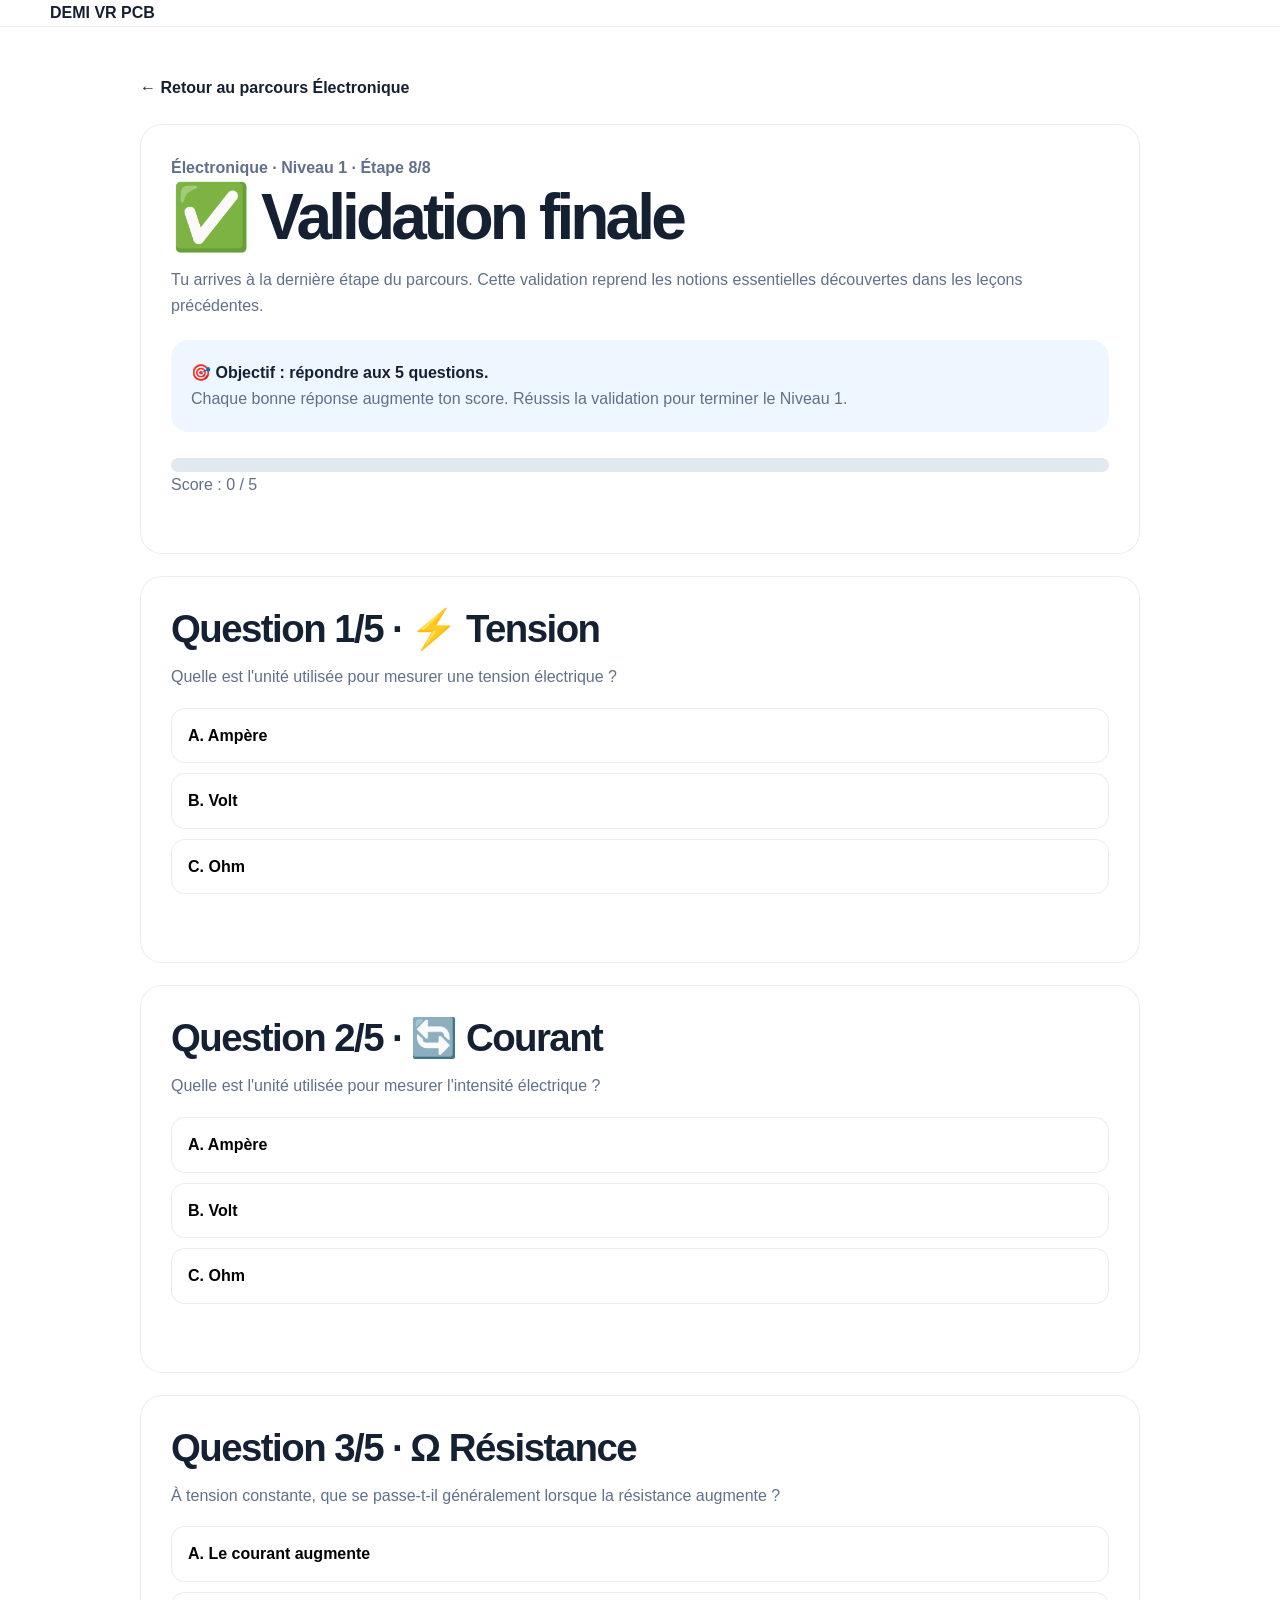
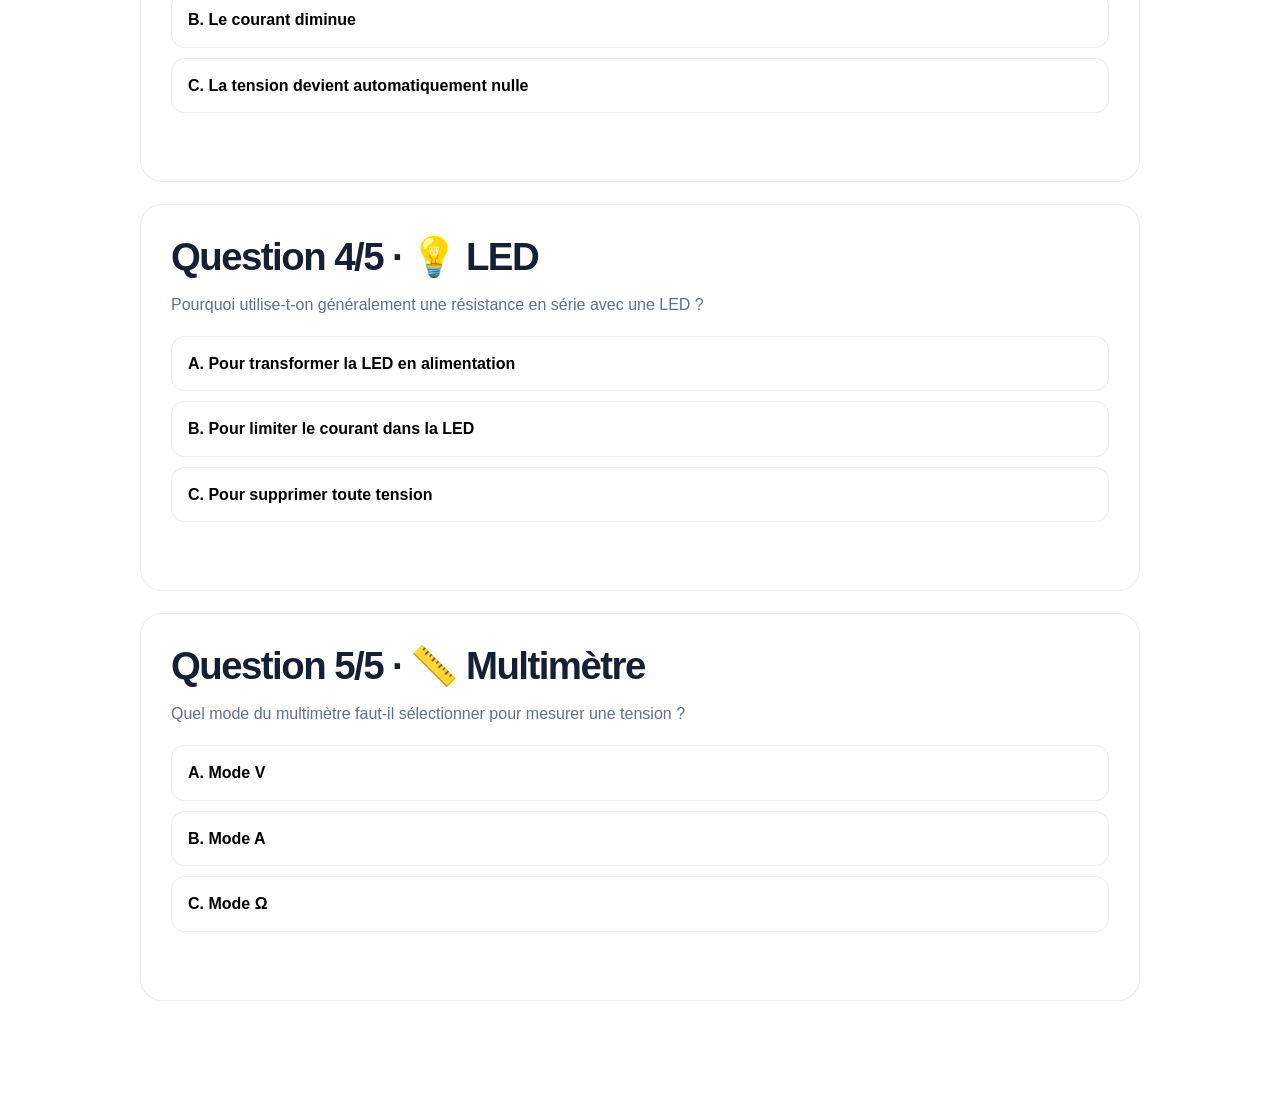
<file: cours/electronique/lecons/08-validation.html>
<!DOCTYPE html>
<html lang="fr">
<head>
  <meta charset="UTF-8">
  <meta name="viewport" content="width=device-width, initial-scale=1.0">

  <title>Étape 8 - Validation finale | DEMI VR PCB</title>

  <link rel="stylesheet" href="../../../style.css">

  <style>
    .validation-page {
      padding: 48px 0 80px;
    }

    .validation-container {
      width: min(1000px, calc(100% - 32px));
      margin: 0 auto;
    }

    .validation-back {
      display: inline-block;
      margin-bottom: 24px;
      font-weight: 700;
    }

    .validation-hero,
    .question-card,
    .final-result {
      padding: 30px;
      margin-bottom: 22px;
      border: 1px solid var(--line);
      border-radius: 22px;
      background: var(--white);
    }

    .lesson-label {
      font-weight: 800;
      color: var(--muted);
    }

    .validation-intro {
      margin-top: 22px;
      padding: 20px;
      border-radius: 18px;
      background: #eef6ff;
    }

    .score-area {
      margin: 26px 0;
    }

    .score-track {
      height: 14px;
      overflow: hidden;
      border-radius: 999px;
      background: #e1e8f0;
    }

    .score-value {
      width: 0%;
      height: 100%;
      border-radius: inherit;
      background: #1479ff;
      transition: width 0.3s ease;
    }

    .answer-grid {
      display: grid;
      gap: 10px;
      margin-top: 18px;
    }

    .answer-button {
      padding: 14px 16px;
      text-align: left;
      cursor: pointer;
      border: 1px solid var(--line);
      border-radius: 14px;
      background: var(--white);
      font: inherit;
      font-weight: 700;
    }

    .answer-button:hover,
    .answer-button:focus {
      border-color: #1479ff;
    }

}
.answer-button.correct {
  color: #126b42;
  border-color: #5ec290;
  background: #e8f8ef;
}

.answer-button.wrong {
  color: #8b2c2c;
  border-color: #e49a9a;
  background: #fff0f0;
}

.question-feedback {
  min-height: 24px;
  margin-top: 14px;
  font-weight: 700;
}

.final-result {
  display: none;
  text-align: center;
}

.final-result.visible {
  display: block;
}

.final-result.success {
  background: #e8f8ef;
}

.badge {
  display: inline-block;
  margin: 18px 0;
  padding: 18px 24px;
  border: 2px solid #1479ff;
  border-radius: 18px;
  background: white;
  font-weight: 900;
}

.final-score {
  display: block;
  margin: 12px 0;
  font-size: 2rem;
  font-weight: 900;
}.validation-actions {
  display: flex;
  flex-wrap: wrap;
  justify-content: center;
  gap: 12px;
  margin-top: 24px;
}

@media (max-width: 700px) {
  .validation-hero,
  .question-card,
  .final-result {
    padding: 22px;
  }
}
</style>
</head>

<body>

<header class="site-header">
  <div class="container">
    <a href="../../../index.html">
      <strong>DEMI VR PCB</strong>
    </a>
  </div>
</header>

<main class="validation-page">
  <div class="validation-container">

    <a class="validation-back" href="../index.html">
      ← Retour au parcours Électronique
    </a>    <section class="validation-hero">

      <p class="lesson-label">
        Électronique · Niveau 1 · Étape 8/8
      </p>

      <h1>✅ Validation finale</h1>

      <p>
        Tu arrives à la dernière étape du parcours.
        Cette validation reprend les notions essentielles
        découvertes dans les leçons précédentes.
      </p>

      <div class="validation-intro">
        <strong>🎯 Objectif : répondre aux 5 questions.</strong>

        <p>
          Chaque bonne réponse augmente ton score.
          Réussis la validation pour terminer le Niveau 1.
        </p>
      </div>

      <div class="score-area">
        <div class="score-track">
          <div id="scoreValue" class="score-value"></div>
        </div>

        <p id="scoreText">
          Score : 0 / 5
        </p>
      </div>

    </section>    <section class="question-card" data-question="q1">
      <h2>Question 1/5 · ⚡ Tension</h2>

      <p>
        Quelle est l'unité utilisée pour mesurer une tension électrique ?
      </p>

      <div class="answer-grid">
        <button class="answer-button" type="button" data-correct="false">
          A. Ampère
        </button>

        <button class="answer-button" type="button" data-correct="true">
          B. Volt
        </button>

        <button class="answer-button" type="button" data-correct="false">
          C. Ohm
        </button>
      </div>

      <p class="question-feedback"></p>
    </section>

    <section class="question-card" data-question="q2">
      <h2>Question 2/5 · 🔄 Courant</h2>

      <p>
        Quelle est l'unité utilisée pour mesurer l'intensité électrique ?
      </p>

      <div class="answer-grid">
        <button class="answer-button" type="button" data-correct="true">
          A. Ampère
        </button>

        <button class="answer-button" type="button" data-correct="false">
          B. Volt
        </button>

        <button class="answer-button" type="button" data-correct="false">
          C. Ohm
        </button>
      </div>

      <p class="question-feedback"></p>
    </section>    <section class="question-card" data-question="q3">
      <h2>Question 3/5 · Ω Résistance</h2>

      <p>
        À tension constante, que se passe-t-il généralement
        lorsque la résistance augmente ?
      </p>

      <div class="answer-grid">
        <button class="answer-button" type="button" data-correct="false">
          A. Le courant augmente
        </button>

        <button class="answer-button" type="button" data-correct="true">
          B. Le courant diminue
        </button>

        <button class="answer-button" type="button" data-correct="false">
          C. La tension devient automatiquement nulle
        </button>
      </div>

      <p class="question-feedback"></p>
    </section>

    <section class="question-card" data-question="q4">
      <h2>Question 4/5 · 💡 LED</h2>

      <p>
        Pourquoi utilise-t-on généralement une résistance
        en série avec une LED ?
      </p>

      <div class="answer-grid">
        <button class="answer-button" type="button" data-correct="false">
          A. Pour transformer la LED en alimentation
        </button>

        <button class="answer-button" type="button" data-correct="true">
          B. Pour limiter le courant dans la LED
        </button>

        <button class="answer-button" type="button" data-correct="false">
          C. Pour supprimer toute tension
        </button>
      </div>

      <p class="question-feedback"></p>
    </section>    <section class="question-card" data-question="q5">
      <h2>Question 5/5 · 📏 Multimètre</h2>

      <p>
        Quel mode du multimètre faut-il sélectionner
        pour mesurer une tension ?
      </p>

      <div class="answer-grid">
        <button class="answer-button"
                type="button"
                data-correct="true">
          A. Mode V
        </button>

        <button class="answer-button"
                type="button"
                data-correct="false">
          B. Mode A
        </button>

        <button class="answer-button"
                type="button"
                data-correct="false">
          C. Mode Ω
        </button>
      </div>

      <p class="question-feedback"></p>
    </section>    <section id="finalResult" class="final-result">
      <h2>🏆 Résultat final</h2>

      <span id="finalScore" class="final-score">
        0 / 5
      </span>

      <p id="finalMessage">
        Termine les cinq questions pour obtenir ton résultat.
      </p>

      <div id="levelBadge" class="badge" hidden>
        ⚡ Électronique · Niveau 1 validé
      </div>

      <div class="validation-actions">
        <a class="btn btn-secondary" href="07-activite.html">
          ← Revoir la mini-activité
        </a>

        <a class="btn btn-primary" href="../index.html">
          Retour au parcours Électronique
        </a>
      </div>
    </section>

  </div>
</main><script>
  const questions =
    document.querySelectorAll(".question-card");

  const scoreValue =
    document.getElementById("scoreValue");

  const scoreText =
    document.getElementById("scoreText");

  const finalResult =
    document.getElementById("finalResult");

  const finalScore =
    document.getElementById("finalScore");

  const finalMessage =
    document.getElementById("finalMessage");

  const levelBadge =
    document.getElementById("levelBadge");

  const validatedQuestions = new Set();

  function updateScore() {
    const score = validatedQuestions.size;
    const percentage = (score / 5) * 100;

    scoreValue.style.width = percentage + "%";
    scoreText.textContent = "Score : " + score + " / 5";

    if (score === 5) {
      finalResult.classList.add("visible", "success");

      finalScore.textContent = "5 / 5";

      finalMessage.textContent =
        "🎉 Bravo ! Tu as validé les notions fondamentales du Niveau 1.";

      levelBadge.hidden = false;
    }
  }

  questions.forEach(function (question) {
    const buttons =
      question.querySelectorAll(".answer-button");

    const feedback =
      question.querySelector(".question-feedback");

    buttons.forEach(function (button) {
      button.addEventListener("click", function () {

        buttons.forEach(function (item) {
          item.classList.remove("correct", "wrong");
        });

        if (button.dataset.correct === "true") {
          button.classList.add("correct");

          feedback.textContent =
            "✅ Bonne réponse !";

          validatedQuestions.add(
            question.dataset.question
          );

          updateScore();

        } else {
          button.classList.add("wrong");

          feedback.textContent =
            "Pas encore. Réfléchis à la notion correspondante puis réessaie.";
        }

      });
    });
  });

  updateScore();
</script>

</body>
</html>
</file>
<file: style.css>
:root {
  --blue: #0057b8;
  --green: #00a86b;
  --orange: #ff8c00;
  --white: #ffffff;
  --offwhite: #f4f9ff;
  --ink: #152033;
  --muted: #60708b;
  --panel: #eef5ff;
  --line: rgba(17, 31, 54, 0.08);
  --shadow: 0 18px 40px rgba(17, 48, 90, 0.12);
  --radius: 22px;
}

* {
  box-sizing: border-box;
}

html {
  scroll-behavior: smooth;
}

body {
  margin: 0;
  font-family: "Inter", sans-serif;
  background: var(--white);
  color: var(--ink);
  line-height: 1.6;
}

a {
  color: inherit;
  text-decoration: none;
}

img {
  max-width: 100%;
  display: block;
}

button,
input,
textarea {
  font: inherit;
}

.container {
  width: min(1180px, calc(100% - 2rem));
  margin: 0 auto;
}

.section {
  padding: 5.5rem 0;
}

.alt-section {
  background: linear-gradient(180deg, #f5f9ff 0%, #eef7ff 100%);
}

.section-heading {
  text-align: center;
  max-width: 760px;
  margin: 0 auto 2.5rem;
}

.section-heading.text-left {
  text-align: left;
  margin: 0;
}

.eyebrow {
  display: inline-flex;
  align-items: center;
  gap: 0.5rem;
  padding: 0.55rem 0.9rem;
  border-radius: 999px;
  background: rgba(0, 87, 184, 0.08);
  color: var(--blue);
  font-size: 0.75rem;
  text-transform: uppercase;
  letter-spacing: 0.12em;
  font-weight: 700;
}

.eyebrow-alt {
  background: rgba(0, 168, 107, 0.08);
  color: var(--green);
}

h1, h2, h3 {
  margin: 0 0 0.8rem;
  line-height: 1.15;
}

h1 {
  font-size: clamp(2.8rem, 5vw, 5rem);
  letter-spacing: -0.06em;
}

h2 {
  font-size: clamp(2rem, 3vw, 3rem);
  letter-spacing: -0.04em;
}

h3 {
  font-size: 1.35rem;
}

p {
  margin: 0;
  color: var(--muted);
}

.site-header {
  position: sticky;
  top: 0;
  z-index: 100;
  background: rgba(255, 255, 255, 0.82);
  backdrop-filter: blur(12px);
  border-bottom: 1px solid var(--line);
}

.nav-wrap {
  display: flex;
  align-items: center;
  justify-content: space-between;
  padding: 1rem 0;
  gap: 1rem;
}

.brand {
  display: flex;
  align-items: center;
  gap: 0.9rem;
}

.brand-mark {
  display: grid;
  place-items: center;
  width: 3rem;
  height: 3rem;
  border-radius: 14px;
  background: linear-gradient(135deg, var(--blue), var(--green));
  color: var(--white);
  font-size: 0.8rem;
  font-weight: 800;
  letter-spacing: 0.06em;
}

.brand-text {
  display: flex;
  flex-direction: column;
  line-height: 1.1;
}

.brand-text strong {
  font-size: 1.1rem;
}

.brand-text span {
  font-size: 0.74rem;
  color: var(--muted);
}

.main-nav {
  display: flex;
  align-items: center;
  gap: 1.2rem;
  padding: 0.25rem 0.8rem;
  border-radius: 999px;
  background: rgba(0, 87, 184, 0.03);
}

.main-nav a {
  color: var(--muted);
  font-size: 0.95rem;
  font-weight: 600;
  transition: color 0.2s ease;
}

.main-nav a:hover {
  color: var(--blue);
}

.btn {
  display: inline-flex;
  align-items: center;
  justify-content: center;
  border: none;
  border-radius: 999px;
  padding: 0.9rem 1.4rem;
  font-weight: 700;
  cursor: pointer;
  transition: transform 0.2s ease, box-shadow 0.2s ease, background 0.2s ease;
}

.btn:hover {
  transform: translateY(-2px);
}

.btn-primary {
  background: linear-gradient(135deg, var(--blue), #0c79d9);
  color: var(--white);
  box-shadow: 0 12px 28px rgba(0, 87, 184, 0.28);
}

.btn-secondary {
  background: linear-gradient(135deg, var(--green), #18b77d);
  color: var(--white);
}

.btn-ghost {
  background: rgba(255, 255, 255, 0.25);
  color: var(--white);
  border: 1px solid rgba(255, 255, 255, 0.3);
}

.hero {
  position: relative;
  overflow: hidden;
  background:
    radial-gradient(circle at 20% 20%, rgba(0, 87, 184, 0.15), transparent 30%),
    linear-gradient(135deg, #081a30 0%, #0a2341 30%, #0c2d52 100%);
  color: var(--white);
  padding: 5rem 0 4rem;
}

.bg-grid {
  position: absolute;
  inset: 0;
  background-image:
    linear-gradient(rgba(255,255,255,0.04) 1px, transparent 1px),
    linear-gradient(90deg, rgba(255,255,255,0.04) 1px, transparent 1px);
  background-size: 36px 36px;
  mask-image: radial-gradient(circle at center, black 30%, transparent 90%);
}

.hero-grid {
  position: relative;
  display: grid;
  grid-template-columns: 1.1fr 0.9fr;
  gap: 2rem;
  align-items: center;
}

.hero-copy {
  position: relative;
  z-index: 1;
}

.eyebrow {
  margin-bottom: 1rem;
}

.subtitle {
  margin-top: 1rem;
  max-width: 620px;
  color: rgba(255, 255, 255, 0.8);
  font-size: 1.16rem;
}

.cta-row {
  display: flex;
  flex-wrap: wrap;
  gap: 0.9rem;
  margin-top: 2rem;
}

.hero-stats {
  list-style: none;
  display: flex;
  flex-wrap: wrap;
  gap: 1.5rem;
  padding: 0;
  margin: 2.2rem 0 0;
}

.hero-stats li {
  display: flex;
  flex-direction: column;
  gap: 0.15rem;
  min-width: 120px;
}

.hero-stats strong {
  font-size: 1.4rem;
}

.hero-stats span {
  color: rgba(255, 255, 255, 0.66);
  font-size: 0.82rem;
}

.hero-visual {
  position: relative;
  min-height: 460px;
  display: grid;
  place-items: center;
}

.panel {
  position: absolute;
  border-radius: 28px;
  border: 1px solid rgba(255, 255, 255, 0.1);
  box-shadow: var(--shadow);
}

.board-panel {
  width: min(100%, 360px);
  height: 240px;
  background: linear-gradient(135deg, rgba(255,255,255,0.07), rgba(255,255,255,0.12));
  right: 8%;
  top: 10%;
  transform: rotate(12deg);
}

.board-lines {
  position: absolute;
  inset: 18px;
  border-radius: 16px;
  background:
    linear-gradient(90deg, rgba(255,255,255,0.06) 0, rgba(255,255,255,0.06) 1px, transparent 1px, transparent 24px),
    linear-gradient(rgba(255,255,255,0.06) 0, rgba(255,255,255,0.06) 1px, transparent 1px, transparent 24px),
    linear-gradient(135deg, rgba(0, 168, 107, 0.12), rgba(0, 87, 184, 0.12));
  background-size: 24px 24px, 24px 24px, 100% 100%;
}

.chip {
  position: absolute;
  width: 68px;
  height: 68px;
  border-radius: 18px;
  background: linear-gradient(135deg, var(--blue), var(--green));
  box-shadow: inset 0 0 18px rgba(255,255,255,0.28);
}

.chip-one { top: 26%; left: 18%; }
.chip-two { top: 58%; right: 20%; }
.chip-three { bottom: 15%; left: 42%; }

.headset-panel {
  width: 280px;
  height: 200px;
  left: 14%;
  bottom: 8%;
  background: linear-gradient(135deg, rgba(255,255,255,0.08), rgba(255,255,255,0.14));
  display: grid;
  place-items: center;
}

.headset {
  position: relative;
  width: 160px;
  height: 100px;
  border-radius: 50% 50% 40% 40%;
  background: rgba(255,255,255,0.15);
  border: 2px solid rgba(255,255,255,0.25);
}

.lens {
  position: absolute;
  width: 42px;
  height: 52px;
  top: 28px;
  border-radius: 12px;
  background: linear-gradient(135deg, rgba(0, 87, 184, 0.9), rgba(0, 168, 107, 0.7));
}

.lens-left { left: 25px; }
.lens-right { right: 25px; }

.strap {
  position: absolute;
  left: 50%;
  transform: translateX(-50%);
  top: -28px;
  width: 100px;
  height: 28px;
  border: 2px solid rgba(255,255,255,0.25);
  border-bottom: none;
  border-radius: 50px 50px 0 0;
}

.youth-panel {
  width: 250px;
  height: 170px;
  right: 16%;
  bottom: 3%;
  background: linear-gradient(135deg, rgba(0, 87, 184, 0.18), rgba(0, 168, 107, 0.12));
}

.people {
  position: absolute;
  bottom: 10px;
  width: 44px;
  height: 90px;
  border-radius: 26px 26px 20px 20px;
  background: linear-gradient(180deg, #f8d0a7, #f1c38c);
}

.people::before {
  content: "";
  position: absolute;
  width: 42px;
  height: 42px;
  border-radius: 50%;
  background: #f3d7b9;
  top: -24px;
  left: 1px;
}

.people-one { left: 24%; }
.people-two { left: 46%; background: linear-gradient(180deg, #d8b898, #caa27d); }
.people-three { left: 68%; }

.card-grid {
  display: grid;
  gap: 1.5rem;
}

.three-col {
  grid-template-columns: repeat(3, minmax(0, 1fr));
}

.feature-card,
.equipment-card,
.chart-card,
.quiz-card,
.contact-form,
.map-card {
  background: var(--white);
  border: 1px solid var(--line);
  border-radius: var(--radius);
  box-shadow: var(--shadow);
}

.feature-card {
  padding: 2rem 1.5rem;
  text-align: center;
}

.icon-circle {
  display: grid;
  place-items: center;
  width: 74px;
  height: 74px;
  margin: 0 auto 1.2rem;
  border-radius: 20px;
  background: linear-gradient(135deg, rgba(0, 87, 184, 0.12), rgba(0, 168, 107, 0.12));
  color: var(--blue);
  font-size: 1.7rem;
}

.feature-card ul {
  padding: 0;
  margin: 1rem 0 0;
  list-style: none;
  display: grid;
  gap: 0.45rem;
  color: var(--muted);
}

.timeline {
  position: relative;
  display: grid;
  grid-template-columns: repeat(6, minmax(0, 1fr));
  gap: 1rem;
  margin-top: 2.5rem;
}

.timeline::before {
  content: "";
  position: absolute;
  left: 0;
  right: 0;
  top: 2.1rem;
  height: 4px;
  background: linear-gradient(90deg, var(--blue), var(--green), var(--orange));
  border-radius: 999px;
}

.timeline-item {
  position: relative;
  background: var(--white);
  border: 1px solid var(--line);
  border-radius: 18px;
  padding: 1.2rem 0.9rem;
  text-align: center;
  box-shadow: var(--shadow);
}

.timeline-item::before {
  content: "";
  position: absolute;
  left: 50%;
  top: -0.75rem;
  transform: translateX(-50%);
  width: 16px;
  height: 16px;
  border-radius: 50%;
  background: var(--blue);
  box-shadow: 0 0 0 6px rgba(0, 87, 184, 0.12);
}

.level {
  display: inline-block;
  font-size: 0.74rem;
  font-weight: 800;
  text-transform: uppercase;
  letter-spacing: 0.08em;
  color: var(--green);
  margin-bottom: 0.55rem;
}

.equipment-grid {
  grid-template-columns: repeat(4, minmax(0, 1fr));
}

.equipment-card {
  overflow: hidden;
}

.equipment-card img {
  height: 180px;
  width: 100%;
  object-fit: cover;
}

.equipment-content {
  padding: 1.2rem 1rem 1.3rem;
}

.equipment-content h3 {
  margin-bottom: 0.6rem;
  font-size: 1.2rem;
}

.equipment-content p {
  color: var(--muted);
  min-height: 72px;
}

.equipment-content span {
  display: inline-block;
  margin-top: 0.9rem;
  color: var(--blue);
  font-size: 0.85rem;
  font-weight: 700;
}

.demo-layout {
  display: grid;
  grid-template-columns: 0.9fr 1.1fr;
  gap: 2rem;
  align-items: center;
}

.demo-section p {
  margin-top: 1rem;
  max-width: 560px;
}

.vr-scene-card {
  border-radius: 28px;
  overflow: hidden;
  border: 1px solid var(--line);
  box-shadow: var(--shadow);
}

#vr-scene {
  width: 100%;
  height: 480px;
  display: block;
  background: linear-gradient(180deg, #0b1220, #1a2c3f);
}

.quiz-card {
  max-width: 760px;
  margin: 0 auto;
  padding: 2rem;
}

.quiz-header {
  margin-bottom: 1.6rem;
}

.quiz-header h3 {
  margin-bottom: 0.5rem;
}

.quiz-options {
  display: grid;
  grid-template-columns: repeat(3, minmax(0, 1fr));
  gap: 1rem;
}

.quiz-choice {
  padding: 1rem;
  border-radius: 14px;
  border: 1px solid var(--line);
  background: var(--offwhite);
  color: var(--ink);
  cursor: pointer;
  font-weight: 700;
  transition: all 0.2s ease;
}

.quiz-choice:hover {
  border-color: rgba(0, 87, 184, 0.4);
  transform: translateY(-1px);
}

.quiz-choice.correct {
  background: rgba(0, 168, 107, 0.08);
  border-color: rgba(0, 168, 107, 0.4);
}

.quiz-choice.incorrect {
  background: rgba(255, 140, 0, 0.08);
  border-color: rgba(255, 140, 0, 0.4);
}

.quiz-result {
  margin-top: 1.4rem;
  font-size: 1.1rem;
  color: var(--ink);
}

.stats-grid {
  display: grid;
  grid-template-columns: repeat(4, minmax(0, 1fr));
  gap: 1rem;
  margin-bottom: 2rem;
}

.stat-box {
  background: linear-gradient(135deg, rgba(0, 87, 184, 0.08), rgba(0, 168, 107, 0.08));
  border: 1px solid var(--line);
  border-radius: 18px;
  padding: 1.5rem 1rem;
  text-align: center;
}

.stat-number {
  display: block;
  font-size: clamp(2rem, 2.5vw, 2.8rem);
  font-weight: 800;
  color: var(--blue);
}

.stat-label {
  display: block;
  margin-top: 0.5rem;
  font-weight: 600;
  color: var(--muted);
}

.charts-grid {
  display: grid;
  grid-template-columns: repeat(2, minmax(0, 1fr));
  gap: 1.5rem;
}

.chart-card {
  padding: 1.2rem 1rem 1rem;
}

.chart-card h3 {
  margin-bottom: 0.8rem;
}

.full-width {
  grid-column: 1 / -1;
}

canvas {
  display: block;
  width: 100% !important;
  height: 260px !important;
}

.budget-wrap {
  overflow: hidden;
  border-radius: var(--radius);
  border: 1px solid var(--line);
  box-shadow: var(--shadow);
}

.budget-table {
  width: 100%;
  border-collapse: collapse;
  background: #fff;
}

.budget-table th,
.budget-table td {
  padding: 1rem 1.2rem;
  text-align: left;
  border-bottom: 1px solid var(--line);
}

.budget-table th {
  background: var(--panel);
  color: var(--ink);
  font-size: 0.9rem;
  text-transform: uppercase;
  letter-spacing: 0.06em;
}

.total-row td {
  font-weight: 800;
  background: rgba(0, 168, 107, 0.05);
}

.positive {
  color: var(--green);
  font-weight: 700;
}

.negative {
  color: var(--orange);
  font-weight: 700;
}

.location-grid {
  display: grid;
  grid-template-columns: 0.8fr 1.2fr;
  gap: 2rem;
  align-items: center;
}

.map-card {
  min-height: 360px;
  position: relative;
  background:
    linear-gradient(180deg, rgba(0,87,184,0.08), rgba(0,168,107,0.12)),
    url("https://images.unsplash.com/photo-1521295121783-8a321d551ad2?auto=format&fit=crop&w=1200&q=80") center/cover no-repeat;
}

.map-pins {
  position: relative;
  width: 100%;
  height: 100%;
}

.pin {
  position: absolute;
  display: inline-flex;
  align-items: center;
  justify-content: center;
  min-width: 96px;
  padding: 0.7rem 1rem;
  border-radius: 999px;
  background: rgba(255, 255, 255, 0.9);
  color: var(--blue);
  font-weight: 800;
  box-shadow: var(--shadow);
}

.pin::before {
  content: "";
  position: absolute;
  width: 10px;
  height: 10px;
  background: var(--blue);
  border-radius: 50%;
  bottom: -10px;
  left: 50%;
  transform: translateX(-50%);
}

.pin.calais { top: 26%; left: 18%; }
.pin.marck { top: 52%; right: 18%; }

.partners-grid {
  display: grid;
  grid-template-columns: repeat(5, minmax(0, 1fr));
  gap: 1rem;
}

.partner-logo {
  display: grid;
  place-items: center;
  min-height: 110px;
  border-radius: 18px;
  background: linear-gradient(135deg, rgba(0,87,184,0.04), rgba(0,168,107,0.04));
  border: 1px solid var(--line);
  color: var(--muted);
  font-weight: 700;
  text-align: center;
  padding: 1rem;
}

.contact-grid {
  display: grid;
  grid-template-columns: 0.8fr 1.2fr;
  gap: 2rem;
  align-items: start;
}

.contact-form {
  padding: 1.6rem;
}

.input-row {
  display: grid;
  grid-template-columns: repeat(2, minmax(0, 1fr));
  gap: 1rem;
}

label {
  display: block;
  margin-bottom: 1rem;
}

label span {
  display: block;
  margin-bottom: 0.45rem;
  color: var(--ink);
  font-weight: 700;
}

input,
textarea {
  width: 100%;
  border: 1px solid var(--line);
  border-radius: 12px;
  padding: 0.9rem 1rem;
  background: #fbfdff;
  color: var(--ink);
}

input:focus,
textarea:focus {
  outline: 2px solid rgba(0, 87, 184, 0.18);
  border-color: rgba(0, 87, 184, 0.35);
}

.site-footer {
  background: #091a2d;
  color: rgba(255,255,255,0.9);
  padding: 1.2rem 0;
}

.footer-wrap {
  display: flex;
  align-items: center;
  justify-content: space-between;
  gap: 1rem;
}

.footer-brand {
  display: flex;
  flex-direction: column;
  gap: 0.15rem;
}

.footer-brand strong {
  font-size: 1.05rem;
}

.footer-brand span {
  color: rgba(255,255,255,0.7);
  font-size: 0.75rem;
}

.social-links {
  display: flex;
  gap: 0.85rem;
  font-size: 1.15rem;
}

.social-links a {
  display: inline-flex;
  align-items: center;
  justify-content: center;
  width: 2.4rem;
  height: 2.4rem;
  border-radius: 50%;
  background: rgba(255,255,255,0.08);
}

@media (max-width: 980px) {
  .hero-grid,
  .demo-layout,
  .contact-grid,
  .location-grid,
  .three-col,
  .equipment-grid,
  .stats-grid,
  .partners-grid,
  .timeline {
    grid-template-columns: 1fr 1fr;
  }

  .hero-grid,
  .demo-layout,
  .contact-grid,
  .location-grid {
    grid-template-columns: 1fr;
  }

  .main-nav {
    display: none;
  }
}

@media (max-width: 720px) {
  .section {
    padding: 4rem 0;
  }

  .three-col,
  .equipment-grid,
  .stats-grid,
  .quiz-options,
  .partners-grid,
  .input-row,
  .timeline,
  .charts-grid {
    grid-template-columns: 1fr;
  }

  .hero {
    padding-top: 4rem;
  }

  .cta-row {
    flex-direction: column;
    align-items: stretch;
  }

  .btn {
    width: 100%;
  }

  .footer-wrap {
    flex-direction: column;
    text-align: center;
  }
}
</file>
